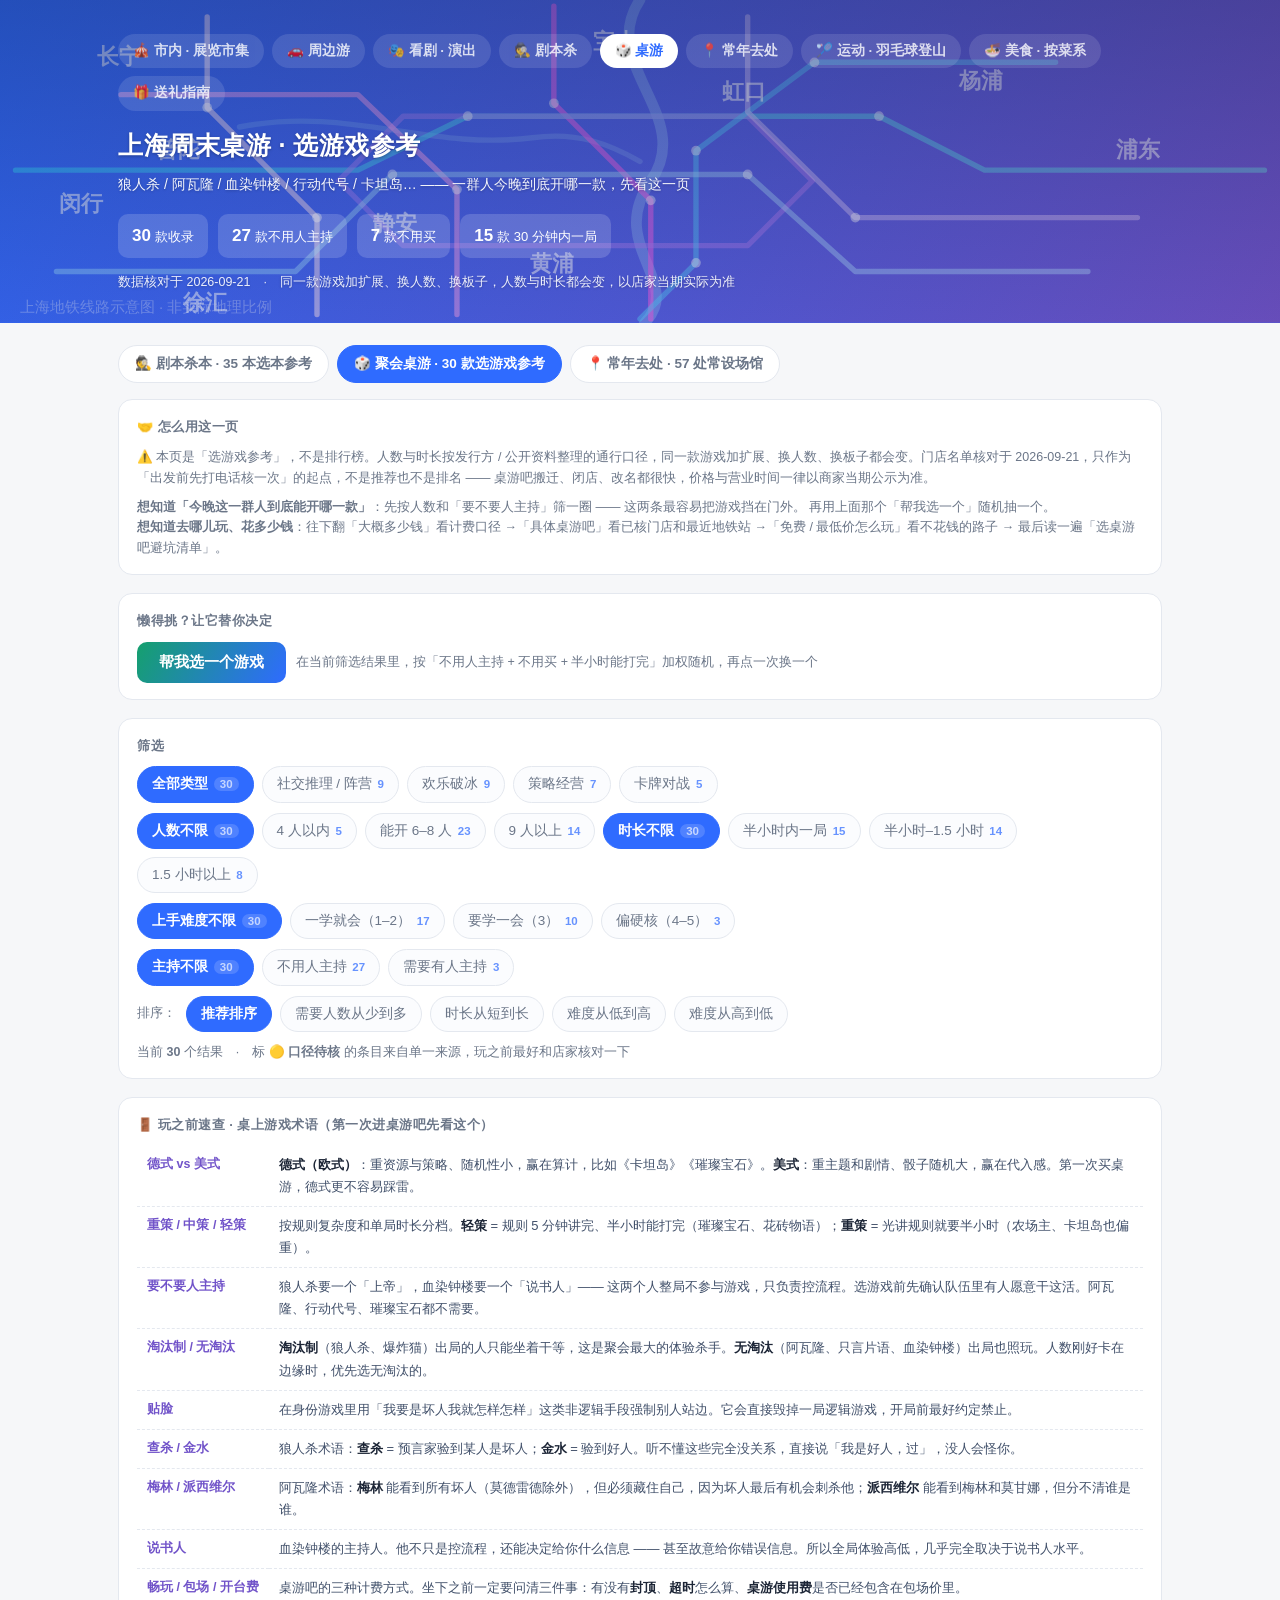
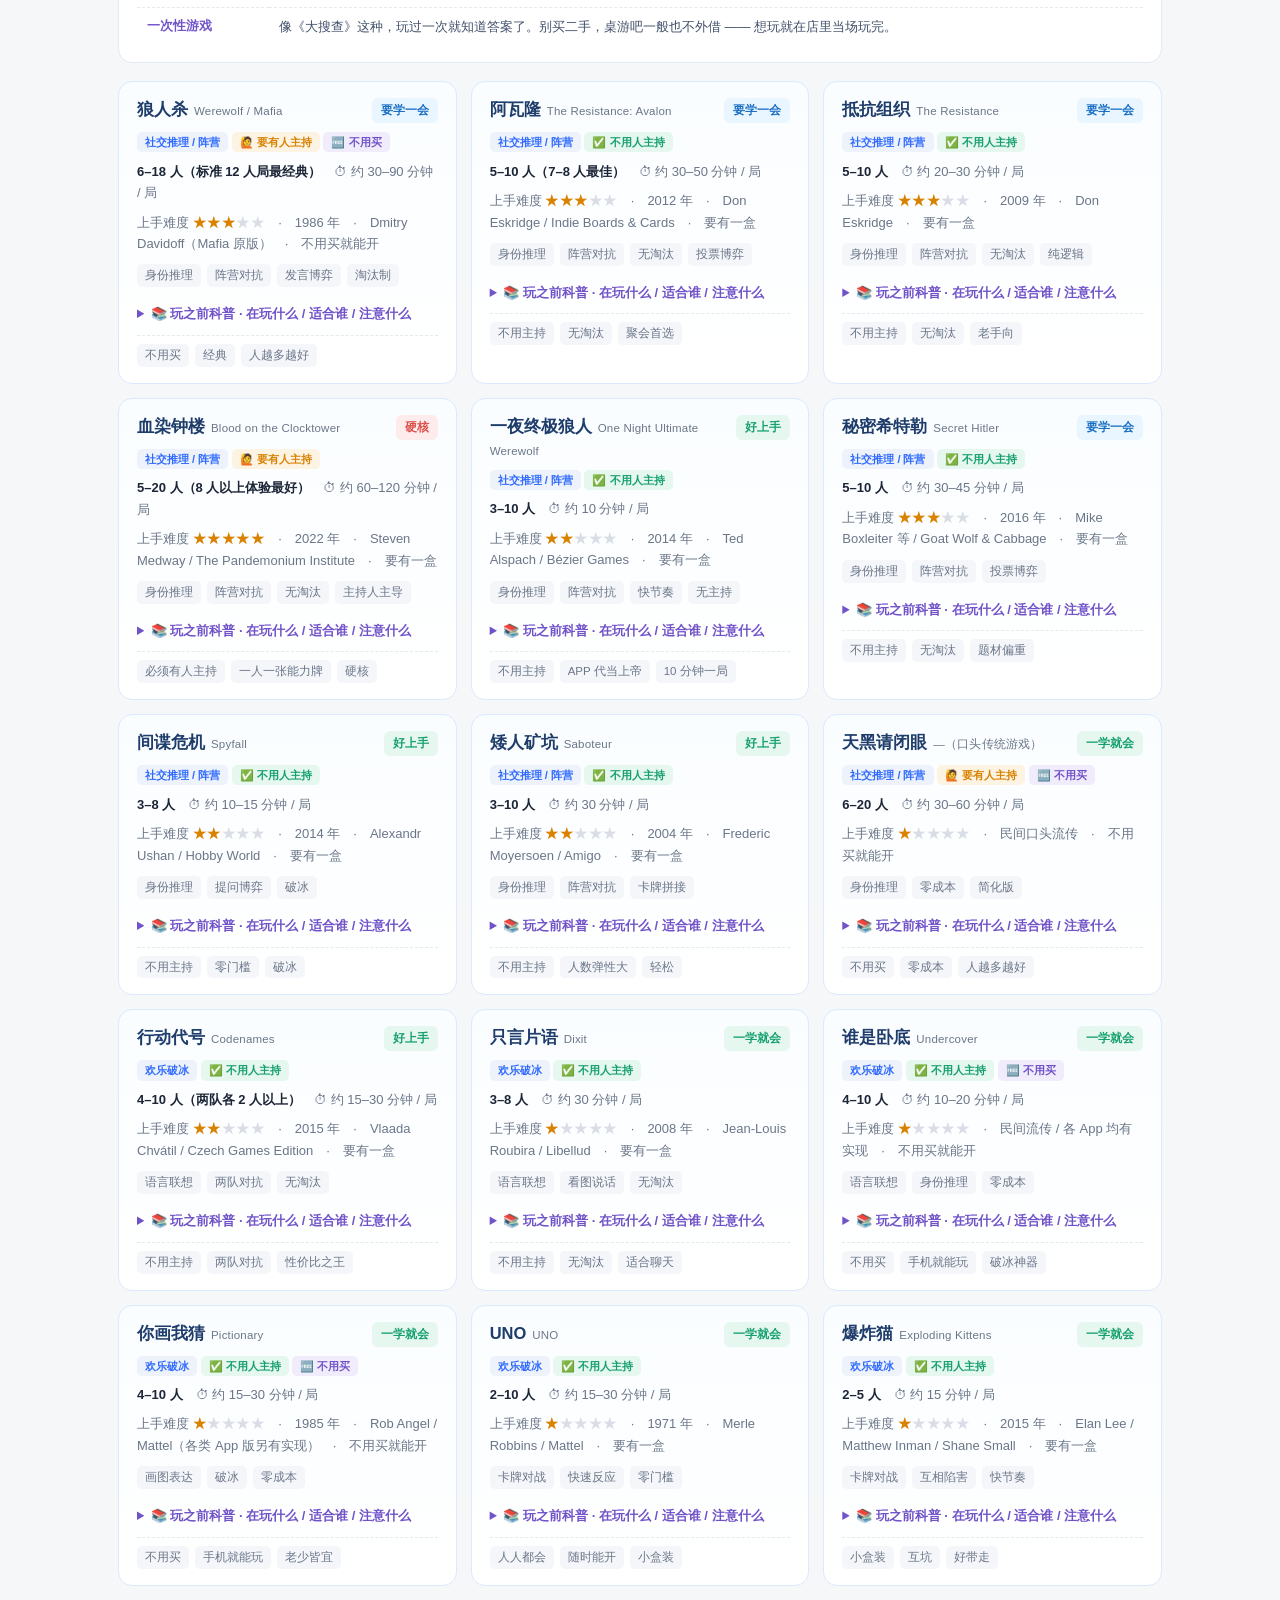
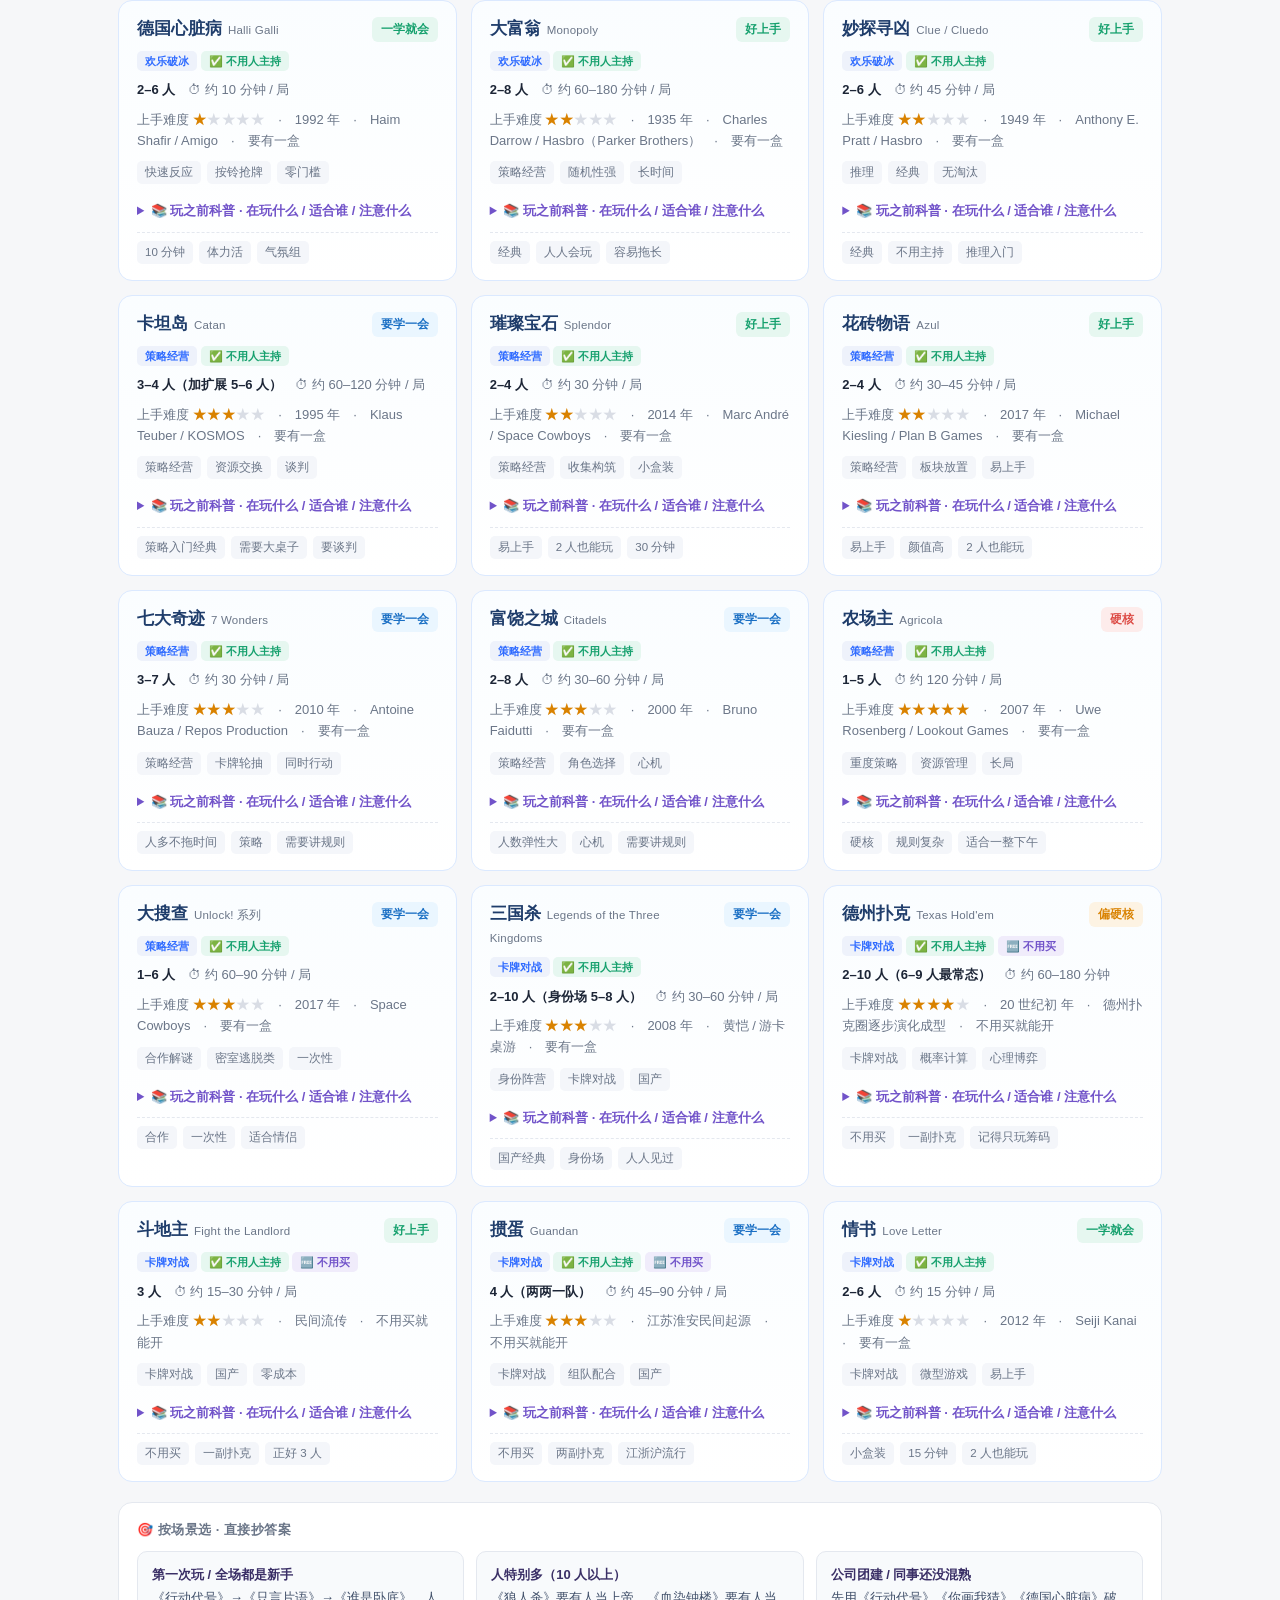
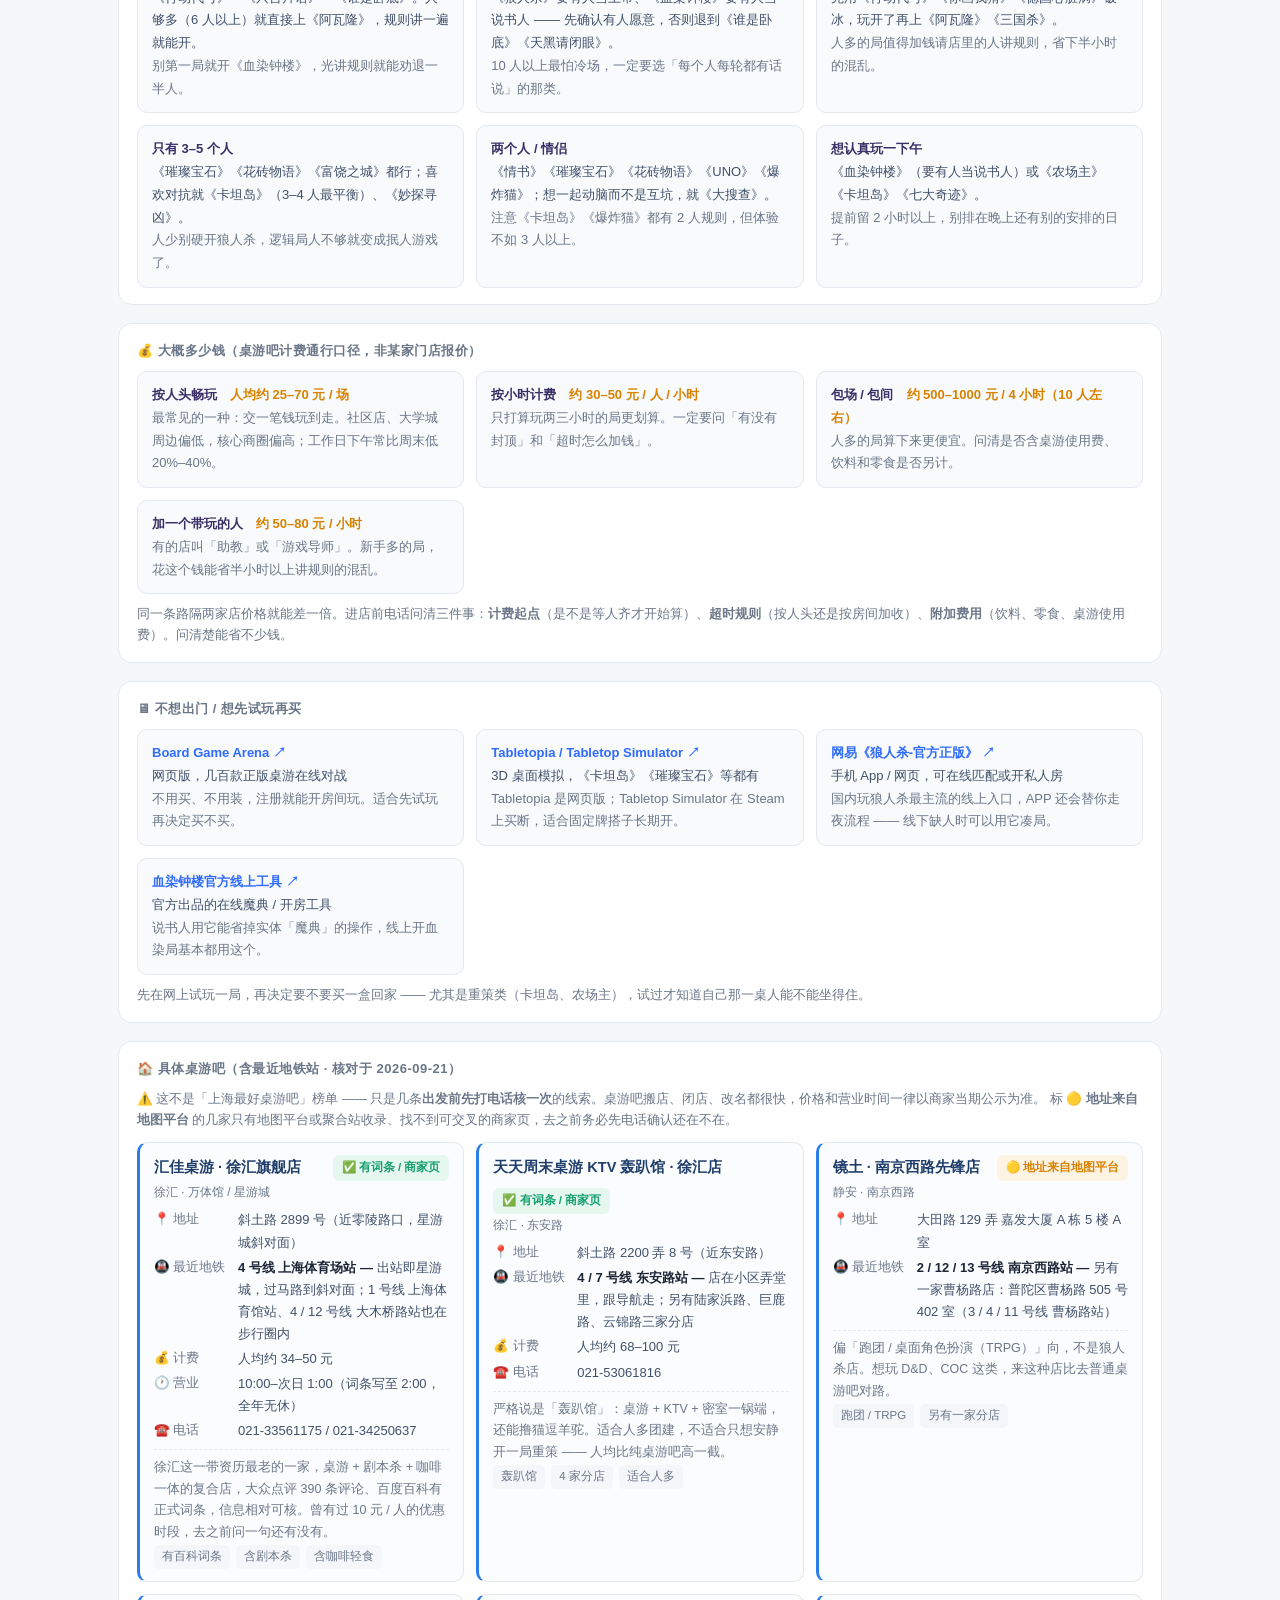
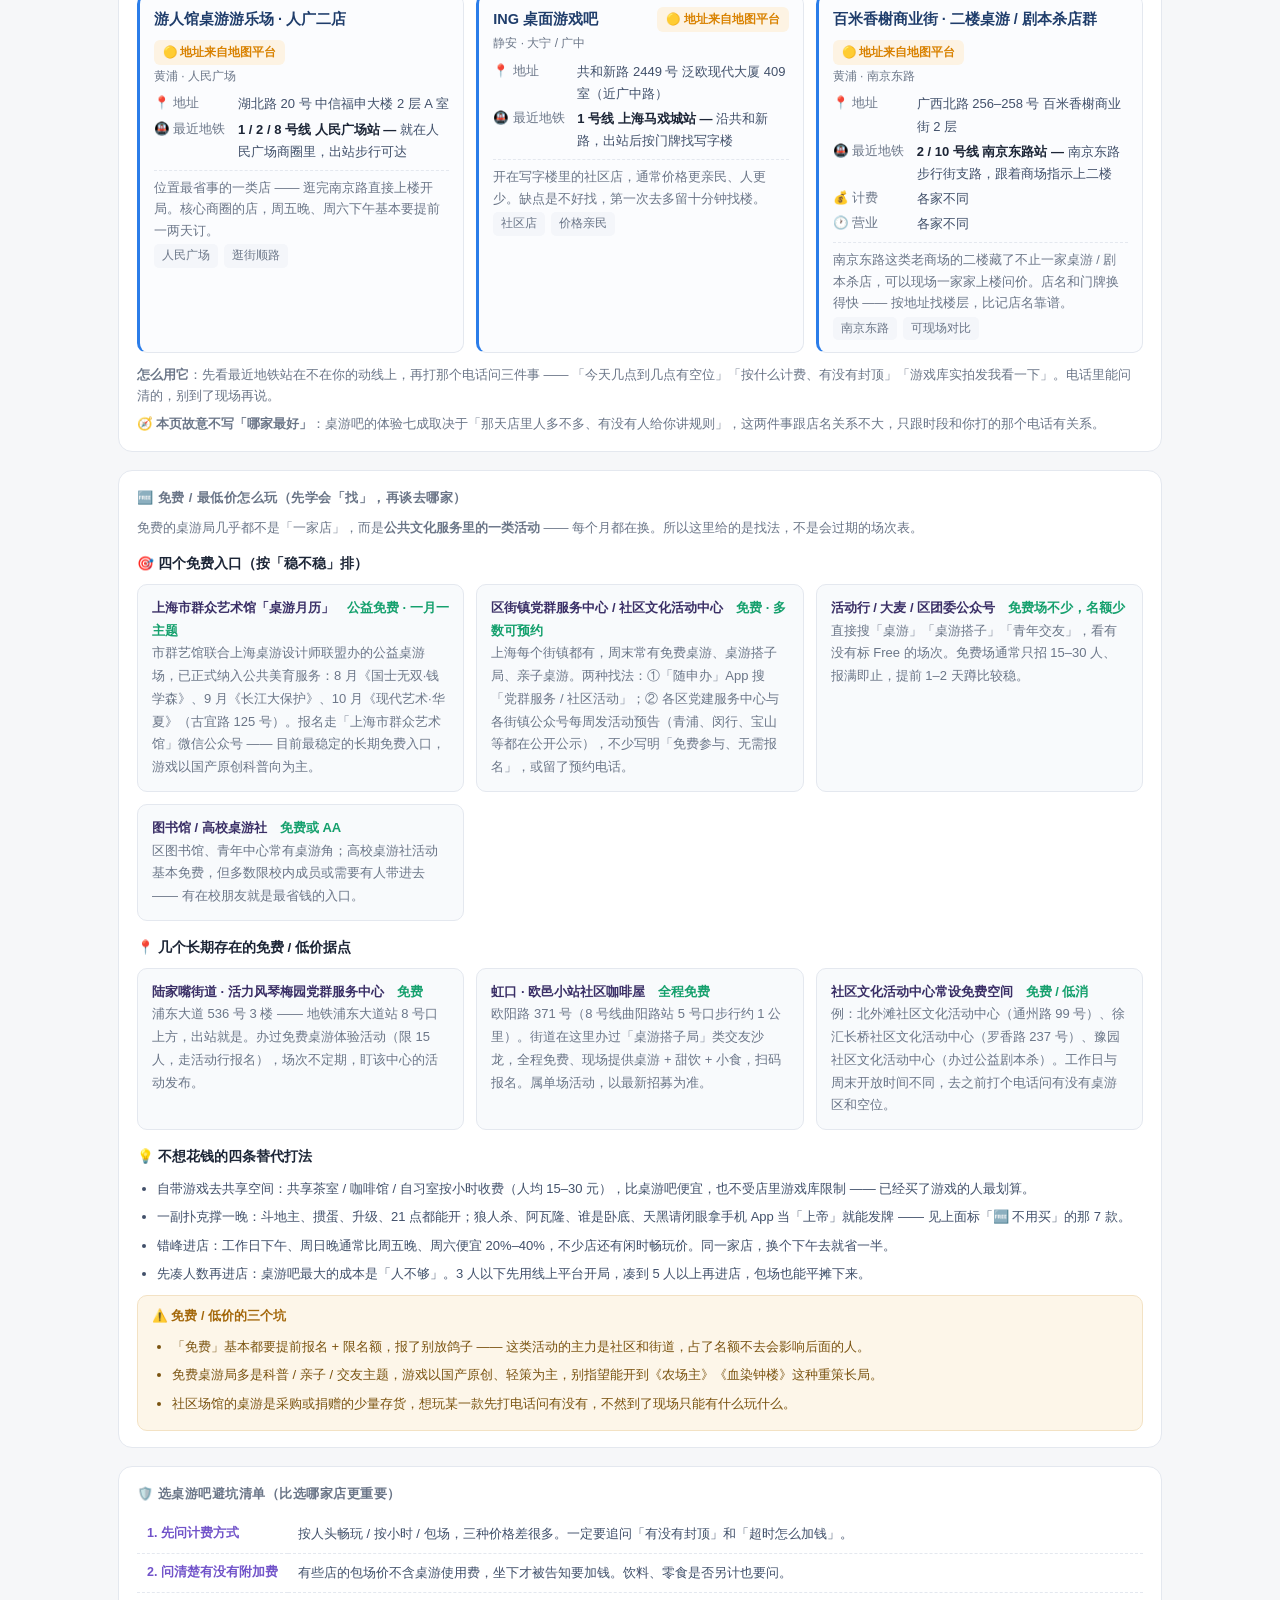
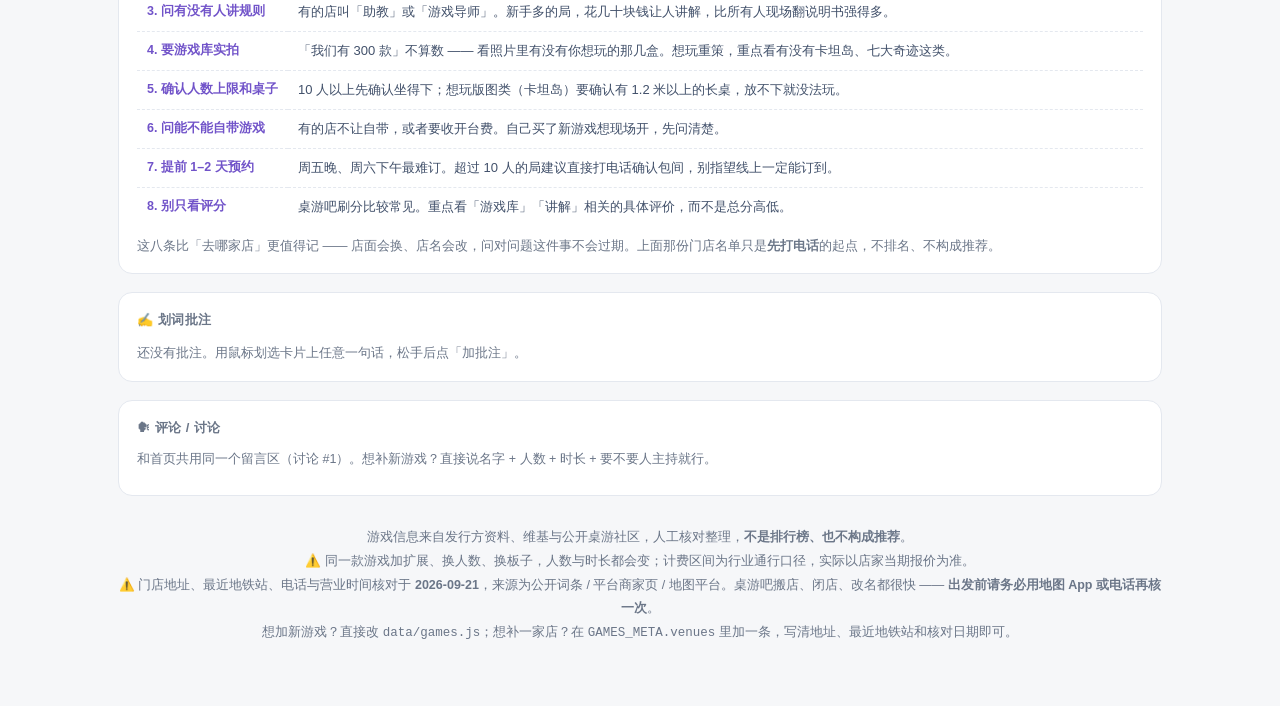
<file: boardgames.html>
<!DOCTYPE html>
<html lang="zh-CN">
<head>
<meta charset="UTF-8">
<meta name="viewport" content="width=device-width, initial-scale=1.0">
<title>上海周末桌游 · 狼人杀/阿瓦隆/血染钟楼 选游戏参考</title>
<meta name="description" content="上海周末桌游选游戏参考：狼人杀、阿瓦隆、血染钟楼、一夜终极狼人、行动代号、只言片语、璀璨宝石、卡坦岛等 30 款，标清人数、时长、要不要人主持、要不要买一盒；另附上海桌游吧具体门店（含最近地铁站）、免费 / 最低价玩法怎么找、玩之前速查与选店避坑清单。">
<meta property="og:title" content="上海周末桌游 · 选游戏参考">
<meta property="og:description" content="30 款聚会桌游：人数 / 时长 / 上手难度 / 要不要人主持 / 要不要买一盒，一目了然。">
<meta property="og:type" content="website">
<link rel="stylesheet" href="assets/style.css?v=20261126a">
</head>
<body>

<header>
  <div class="wrap">
    <nav class="nav">
      <a href="index.html?jump=city">🎪 市内 · 展览市集</a>
      <a href="index.html?jump=trip">🚗 周边游</a>
      <a href="shows.html">🎭 看剧 · 演出</a>
      <a href="scripts.html">🕵️ 剧本杀</a>
      <a class="on" href="boardgames.html">🎲 桌游</a>
      <a href="venues.html">📍 常年去处</a>
      <a href="sports.html">🏸 运动 · 羽毛球登山</a>
      <a href="food.html">🍜 美食 · 按菜系</a>
      <a href="gifts.html">🎁 送礼指南</a>
    </nav>
    <h1>上海周末桌游 · 选游戏参考</h1>
    <div class="sub">狼人杀 / 阿瓦隆 / 血染钟楼 / 行动代号 / 卡坦岛… —— 一群人今晚到底开哪一款，先看这一页</div>
    <div class="stats">
      <div class="stat"><b id="s-total">-</b>款收录</div>
      <div class="stat"><b id="s-noGm">-</b>款不用人主持</div>
      <div class="stat"><b id="s-free">-</b>款不用买</div>
      <div class="stat"><b id="s-quick">-</b>款 30 分钟内一局</div>
    </div>
    <div class="meta">数据核对于 <span id="verifiedAt"></span>　·　同一款游戏加扩展、换人数、换板子，人数与时长都会变，以店家当期实际为准</div>
  </div>
</header>

<div class="wrap">

  <div class="subtabs">
    <a href="scripts.html">🕵️ 剧本杀本 · 35 本选本参考</a>
    <span class="on">🎲 聚会桌游 · 30 款选游戏参考</span>
      <a href="venues.html">📍 常年去处 · 57 处常设场馆</a>
</div>

  <div class="panel">
    <div class="panel-title">🤝 怎么用这一页</div>
    <div id="metaNote" class="hint"></div>
    <div class="hint" style="margin-top:8px">
      <b>想知道「今晚这一群人到底能开哪一款」</b>：先按人数和「要不要人主持」筛一圈 —— 这两条最容易把游戏挡在门外。
      再用上面那个「帮我选一个」随机抽一个。<br>
      <b>想知道去哪儿玩、花多少钱</b>：往下翻「大概多少钱」看计费口径 →「具体桌游吧」看已核门店和最近地铁站 →「免费 / 最低价怎么玩」看不花钱的路子 → 最后读一遍「选桌游吧避坑清单」。
    </div>
  </div>

  <div class="panel">
    <div class="panel-title">懒得挑？让它替你决定</div>
    <div class="decide-row">
      <button class="btn" id="btnDecide">帮我选一个游戏</button>
      <span class="hint">在当前筛选结果里，按「不用人主持 + 不用买 + 半小时能打完」加权随机，再点一次换一个</span>
    </div>
    <div id="pickResult"></div>
  </div>

  <div class="panel">
    <div class="panel-title">筛选</div>
    <div class="filters">
      <span class="chip on" data-group="cat" data-val="all">全部类型 <b class="cnt" data-cnt="cat:all">0</b></span>
      <span class="chip" data-group="cat" data-val="social">社交推理 / 阵营 <b class="cnt" data-cnt="cat:social">0</b></span>
      <span class="chip" data-group="cat" data-val="party">欢乐破冰 <b class="cnt" data-cnt="cat:party">0</b></span>
      <span class="chip" data-group="cat" data-val="strategy">策略经营 <b class="cnt" data-cnt="cat:strategy">0</b></span>
      <span class="chip" data-group="cat" data-val="card">卡牌对战 <b class="cnt" data-cnt="cat:card">0</b></span>
    </div>
    <div class="filters" style="margin-top:10px">
      <span class="chip on" data-group="people" data-val="all">人数不限 <b class="cnt" data-cnt="people:all">0</b></span>
      <span class="chip" data-group="people" data-val="s">4 人以内 <b class="cnt" data-cnt="people:s">0</b></span>
      <span class="chip" data-group="people" data-val="m">能开 6–8 人 <b class="cnt" data-cnt="people:m">0</b></span>
      <span class="chip" data-group="people" data-val="l">9 人以上 <b class="cnt" data-cnt="people:l">0</b></span>
      <span class="chip on" data-group="time" data-val="all">时长不限 <b class="cnt" data-cnt="time:all">0</b></span>
      <span class="chip" data-group="time" data-val="short">半小时内一局 <b class="cnt" data-cnt="time:short">0</b></span>
      <span class="chip" data-group="time" data-val="mid">半小时–1.5 小时 <b class="cnt" data-cnt="time:mid">0</b></span>
      <span class="chip" data-group="time" data-val="long">1.5 小时以上 <b class="cnt" data-cnt="time:long">0</b></span>
    </div>
    <div class="filters" style="margin-top:10px">
      <span class="chip on" data-group="diff" data-val="all">上手难度不限 <b class="cnt" data-cnt="diff:all">0</b></span>
      <span class="chip" data-group="diff" data-val="e">一学就会（1–2） <b class="cnt" data-cnt="diff:e">0</b></span>
      <span class="chip" data-group="diff" data-val="m">要学一会（3） <b class="cnt" data-cnt="diff:m">0</b></span>
      <span class="chip" data-group="diff" data-val="h">偏硬核（4–5） <b class="cnt" data-cnt="diff:h">0</b></span>
    </div>
    <div class="filters" style="margin-top:10px">
      <span class="chip on" data-group="gm" data-val="all">主持不限 <b class="cnt" data-cnt="gm:all">0</b></span>
      <span class="chip" data-group="gm" data-val="none">不用人主持 <b class="cnt" data-cnt="gm:none">0</b></span>
      <span class="chip" data-group="gm" data-val="needed">需要有人主持 <b class="cnt" data-cnt="gm:needed">0</b></span>
    </div>
    <div class="filters" style="margin-top:10px">
      <span class="hint" style="align-self:center;margin-right:2px">排序：</span>
      <span class="chip on" data-sort="rec">推荐排序</span>
      <span class="chip" data-sort="people-asc">需要人数从少到多</span>
      <span class="chip" data-sort="time-asc">时长从短到长</span>
      <span class="chip" data-sort="diff-asc">难度从低到高</span>
      <span class="chip" data-sort="diff-desc">难度从高到低</span>
    </div>
    <div class="hint" style="margin-top:10px">当前 <b id="count">-</b> 个结果　·　标 <b>🟡 口径待核</b> 的条目来自单一来源，玩之前最好和店家核对一下</div>
  </div>

  <div class="panel">
    <div class="panel-title">🚪 玩之前速查 · 桌上游戏术语（第一次进桌游吧先看这个）</div>
    <table class="mini-tbl">
      <tr><th>德式 vs 美式</th><td><b>德式（欧式）</b>：重资源与策略、随机性小，赢在算计，比如《卡坦岛》《璀璨宝石》。<b>美式</b>：重主题和剧情、骰子随机大，赢在代入感。第一次买桌游，德式更不容易踩雷。</td></tr>
      <tr><th>重策 / 中策 / 轻策</th><td>按规则复杂度和单局时长分档。<b>轻策</b> = 规则 5 分钟讲完、半小时能打完（璀璨宝石、花砖物语）；<b>重策</b> = 光讲规则就要半小时（农场主、卡坦岛也偏重）。</td></tr>
      <tr><th>要不要人主持</th><td>狼人杀要一个「上帝」，血染钟楼要一个「说书人」—— 这两个人整局不参与游戏，只负责控流程。选游戏前先确认队伍里有人愿意干这活。阿瓦隆、行动代号、璀璨宝石都不需要。</td></tr>
      <tr><th>淘汰制 / 无淘汰</th><td><b>淘汰制</b>（狼人杀、爆炸猫）出局的人只能坐着干等，这是聚会最大的体验杀手。<b>无淘汰</b>（阿瓦隆、只言片语、血染钟楼）出局也照玩。人数刚好卡在边缘时，优先选无淘汰的。</td></tr>
      <tr><th>贴脸</th><td>在身份游戏里用「我要是坏人我就怎样怎样」这类非逻辑手段强制别人站边。它会直接毁掉一局逻辑游戏，开局前最好约定禁止。</td></tr>
      <tr><th>查杀 / 金水</th><td>狼人杀术语：<b>查杀</b> = 预言家验到某人是坏人；<b>金水</b> = 验到好人。听不懂这些完全没关系，直接说「我是好人，过」，没人会怪你。</td></tr>
      <tr><th>梅林 / 派西维尔</th><td>阿瓦隆术语：<b>梅林</b> 能看到所有坏人（莫德雷德除外），但必须藏住自己，因为坏人最后有机会刺杀他；<b>派西维尔</b> 能看到梅林和莫甘娜，但分不清谁是谁。</td></tr>
      <tr><th>说书人</th><td>血染钟楼的主持人。他不只是控流程，还能决定给你什么信息 —— 甚至故意给你错误信息。所以全局体验高低，几乎完全取决于说书人水平。</td></tr>
      <tr><th>畅玩 / 包场 / 开台费</th><td>桌游吧的三种计费方式。坐下之前一定要问清三件事：有没有<b>封顶</b>、<b>超时</b>怎么算、<b>桌游使用费</b>是否已经包含在包场价里。</td></tr>
      <tr><th>一次性游戏</th><td>像《大搜查》这种，玩过一次就知道答案了。别买二手，桌游吧一般也不外借 —— 想玩就在店里当场玩完。</td></tr>
    </table>
  </div>

  <div class="grid" id="grid"></div>

  <div class="panel" style="margin-top:20px">
    <div class="panel-title">🎯 按场景选 · 直接抄答案</div>
    <div class="scene-grid">
      <div class="scene-card">
        <b>第一次玩 / 全场都是新手</b><br>
        《行动代号》→《只言片语》→《谁是卧底》。人够多（6 人以上）就直接上《阿瓦隆》，规则讲一遍就能开。<br>
        <span style="color:var(--sub)">别第一局就开《血染钟楼》，光讲规则就能劝退一半人。</span>
      </div>
      <div class="scene-card">
        <b>人特别多（10 人以上）</b><br>
        《狼人杀》要有人当上帝、《血染钟楼》要有人当说书人 —— 先确认有人愿意，否则退到《谁是卧底》《天黑请闭眼》。<br>
        <span style="color:var(--sub)">10 人以上最怕冷场，一定要选「每个人每轮都有话说」的那类。</span>
      </div>
      <div class="scene-card">
        <b>公司团建 / 同事还没混熟</b><br>
        先用《行动代号》《你画我猜》《德国心脏病》破冰，玩开了再上《阿瓦隆》《三国杀》。<br>
        <span style="color:var(--sub)">人多的局值得加钱请店里的人讲规则，省下半小时的混乱。</span>
      </div>
      <div class="scene-card">
        <b>只有 3–5 个人</b><br>
        《璀璨宝石》《花砖物语》《富饶之城》都行；喜欢对抗就《卡坦岛》（3–4 人最平衡）、《妙探寻凶》。<br>
        <span style="color:var(--sub)">人少别硬开狼人杀，逻辑局人不够就变成抿人游戏了。</span>
      </div>
      <div class="scene-card">
        <b>两个人 / 情侣</b><br>
        《情书》《璀璨宝石》《花砖物语》《UNO》《爆炸猫》；想一起动脑而不是互坑，就《大搜查》。<br>
        <span style="color:var(--sub)">注意《卡坦岛》《爆炸猫》都有 2 人规则，但体验不如 3 人以上。</span>
      </div>
      <div class="scene-card">
        <b>想认真玩一下午</b><br>
        《血染钟楼》（要有人当说书人）或《农场主》《卡坦岛》《七大奇迹》。<br>
        <span style="color:var(--sub)">提前留 2 小时以上，别排在晚上还有别的安排的日子。</span>
      </div>
    </div>
  </div>

  <div class="panel">
    <div class="panel-title">💰 大概多少钱（桌游吧计费通行口径，非某家门店报价）</div>
    <div class="scene-grid" id="feeRef"></div>
    <div class="hint" style="margin-top:10px">同一条路隔两家店价格就能差一倍。进店前电话问清三件事：<b>计费起点</b>（是不是等人齐才开始算）、<b>超时规则</b>（按人头还是按房间加收）、<b>附加费用</b>（饮料、零食、桌游使用费）。问清楚能省不少钱。</div>
  </div>

  <div class="panel">
    <div class="panel-title">🖥 不想出门 / 想先试玩再买</div>
    <div class="scene-grid" id="platforms"></div>
    <div class="hint" style="margin-top:10px">先在网上试玩一局，再决定要不要买一盒回家 —— 尤其是重策类（卡坦岛、农场主），试过才知道自己那一桌人能不能坐得住。</div>
  </div>

  <div class="panel">
    <div class="panel-title">🏠 具体桌游吧（含最近地铁站 · 核对于 2026-09-21）</div>
    <div class="hint" style="margin-bottom:12px">
      ⚠️ 这不是「上海最好桌游吧」榜单 —— 只是几条<b>出发前先打电话核一次</b>的线索。桌游吧搬店、闭店、改名都很快，价格和营业时间一律以商家当期公示为准。
      标 <b>🟡 地址来自地图平台</b> 的几家只有地图平台或聚合站收录、找不到可交叉的商家页，去之前务必先电话确认还在不在。
    </div>
    <div class="venue-grid" id="venues"></div>
    <div class="hint" style="margin-top:12px">
      <b>怎么用它</b>：先看最近地铁站在不在你的动线上，再打那个电话问三件事 —— 「今天几点到几点有空位」「按什么计费、有没有封顶」「游戏库实拍发我看一下」。电话里能问清的，别到了现场再说。
    </div>
    <div class="hint" style="margin-top:8px">
      🧭 <b>本页故意不写「哪家最好」</b>：桌游吧的体验七成取决于「那天店里人多不多、有没有人给你讲规则」，这两件事跟店名关系不大，只跟时段和你打的那个电话有关系。
    </div>
  </div>

  <div class="panel">
    <div class="panel-title">🆓 免费 / 最低价怎么玩（先学会「找」，再谈去哪家）</div>
    <div class="hint" style="margin-bottom:12px">
      免费的桌游局几乎都不是「一家店」，而是<b>公共文化服务里的一类活动</b> —— 每个月都在换。所以这里给的是找法，不是会过期的场次表。
    </div>

    <div><b style="font-size:13.5px">🎯 四个免费入口（按「稳不稳」排）</b>
      <div class="scene-grid" id="freeHow" style="margin-top:8px"></div>
    </div>

    <div style="margin-top:14px"><b style="font-size:13.5px">📍 几个长期存在的免费 / 低价据点</b>
      <div class="scene-grid" id="freeSpots" style="margin-top:8px"></div>
    </div>

    <div style="margin-top:14px"><b style="font-size:13.5px">💡 不想花钱的四条替代打法</b>
      <ul class="free-list" id="freeAlt"></ul>
    </div>

    <div class="free-care">
      <div class="fc-h">⚠️ 免费 / 低价的三个坑</div>
      <ul class="free-list" id="freeCare" style="margin-left:20px;color:#7a5310"></ul>
    </div>
  </div>

  <div class="panel">
    <div class="panel-title">🛡️ 选桌游吧避坑清单（比选哪家店更重要）</div>
    <table class="mini-tbl">
      <tr><th>1. 先问计费方式</th><td>按人头畅玩 / 按小时 / 包场，三种价格差很多。一定要追问「有没有封顶」和「超时怎么加钱」。</td></tr>
      <tr><th>2. 问清楚有没有附加费</th><td>有些店的包场价不含桌游使用费，坐下才被告知要加钱。饮料、零食是否另计也要问。</td></tr>
      <tr><th>3. 问有没有人讲规则</th><td>有的店叫「助教」或「游戏导师」。新手多的局，花几十块钱让人讲解，比所有人现场翻说明书强得多。</td></tr>
      <tr><th>4. 要游戏库实拍</th><td>「我们有 300 款」不算数 —— 看照片里有没有你想玩的那几盒。想玩重策，重点看有没有卡坦岛、七大奇迹这类。</td></tr>
      <tr><th>5. 确认人数上限和桌子</th><td>10 人以上先确认坐得下；想玩版图类（卡坦岛）要确认有 1.2 米以上的长桌，放不下就没法玩。</td></tr>
      <tr><th>6. 问能不能自带游戏</th><td>有的店不让自带，或者要收开台费。自己买了新游戏想现场开，先问清楚。</td></tr>
      <tr><th>7. 提前 1–2 天预约</th><td>周五晚、周六下午最难订。超过 10 人的局建议直接打电话确认包间，别指望线上一定能订到。</td></tr>
      <tr><th>8. 别只看评分</th><td>桌游吧刷分比较常见。重点看「游戏库」「讲解」相关的具体评价，而不是总分高低。</td></tr>
    </table>
    <div class="hint" style="margin-top:10px">这八条比「去哪家店」更值得记 —— 店面会换、店名会改，问对问题这件事不会过期。上面那份门店名单只是<b>先打电话</b>的起点，不排名、不构成推荐。</div>
  </div>

  <div class="panel">
    <div class="panel-title">✍️ 划词批注</div>
    <div id="annoBar"></div>
  </div>

  <div class="panel">
    <div class="panel-title">🗣 评论 / 讨论</div>
    <div class="hint" style="margin-bottom:10px">和首页共用同一个留言区（讨论 #1）。想补新游戏？直接说名字 + 人数 + 时长 + 要不要人主持就行。</div>
    <div id="giscusBox"></div>
  </div>

  <footer>
    游戏信息来自发行方资料、维基与公开桌游社区，人工核对整理，<b>不是排行榜、也不构成推荐</b>。<br>
    ⚠️ 同一款游戏加扩展、换人数、换板子，人数与时长都会变；计费区间为行业通行口径，实际以店家当期报价为准。<br>
    ⚠️ 门店地址、最近地铁站、电话与营业时间核对于 <b>2026-09-21</b>，来源为公开词条 / 平台商家页 / 地图平台。桌游吧搬店、闭店、改名都很快 —— <b>出发前请务必用地图 App 或电话再核一次</b>。<br>
    想加新游戏？直接改 <code>data/games.js</code>；想补一家店？在 <code>GAMES_META.venues</code> 里加一条，写清地址、最近地铁站和核对日期即可。
  </footer>

</div>

<script src="data/games.js?v=20261126a"></script>
<script>
  /**
   * 访客用 GitHub 账号留言（giscus）。
   * ⚠️ category 必须和仓库里真实存在的讨论分类「同名」——仓库讨论开在
   *    Announcements 下，写成 General 会直接报 Discussion not found。
   * ⚠️ repoId 不能留空，否则同样查不到讨论。
   * 四个页面共用同一个留言区（index / shows / scripts / boardgames），指向仓库里
   *   唯一那个讨论的完整标题（见下方 term），与访问 URL 无关。
   */
  window.GISCUS_CFG = {
    enabled: true, repo: 'NaphJohn/weekend-go', repoId: 'R_kgDOUY4zNw',
    category: 'Announcements', categoryId: '',
    // 全站共用一个讨论帖：仓库里唯一一个讨论 #1「Welcome to weekend-go Discussions!」。
    // ⚠️ 别用 mapping:'number', term:'1'（本仓库实测报 Discussion not found）。
    mapping: 'specific', term: 'Welcome to weekend-go Discussions!'
  };
  (function () {
    var cfg = window.GISCUS_CFG || {}, box = document.getElementById('giscusBox');
    if (!box || !cfg.enabled || !cfg.repo) return;
    var s = document.createElement('script');
    s.src = 'https://giscus.app/client.js';
    s.setAttribute('data-repo', cfg.repo);
    s.setAttribute('data-repo-id', cfg.repoId || '');
    s.setAttribute('data-category', cfg.category || 'Announcements');
    s.setAttribute('data-category-id', cfg.categoryId || '');
    s.setAttribute('data-mapping', cfg.mapping || 'pathname');
    s.setAttribute('data-term', cfg.term || '');
    s.setAttribute('data-strict', '0');
    s.setAttribute('data-reactions-enabled', '1');
    s.setAttribute('data-emit-metadata', '0');
    s.setAttribute('data-input-position', 'bottom');
    s.setAttribute('data-theme', 'light');
    s.setAttribute('data-lang', 'zh-CN');
    s.setAttribute('crossorigin', 'anonymous');
    s.async = true;
    box.appendChild(s);
    window.addEventListener('message', function (ev) {
      if (!ev || !ev.data || ev.origin !== 'https://giscus.app') return;
      var d = ev.data.giscus || ev.data;
      if (!d || !d.error || box.querySelector('.giscus-bad')) return;
      var msg = String(d.error);
      var tip = /not installed/i.test(msg)
        ? 'giscus GitHub App 还没装。到 https://github.com/apps/giscus 安装并对 NaphJohn/weekend-go 授权。'
        : /Discussion not found/i.test(msg)
          ? '讨论没找到：全站评论区共用一个讨论帖，<code>GISCUS_CFG</code> 的 mapping/term 必须指向仓库里真实存在的讨论（当前是 #1「Welcome to weekend-go Discussions!」、分类 <b>Announcements</b>），四个页面要一致。若该讨论确实不存在，直接发第一条留言会自动创建。'
          : msg;
      box.insertAdjacentHTML('afterbegin', '<div class="giscus-bad">⚠️ 评论区暂时加载不出来：' + tip + '</div>');
    });
  })();
</script>
<script src="assets/annotate.js?v=20261126a"></script>
<script src="assets/games.js?v=20261126a"></script>
</body>
</html>
</file>
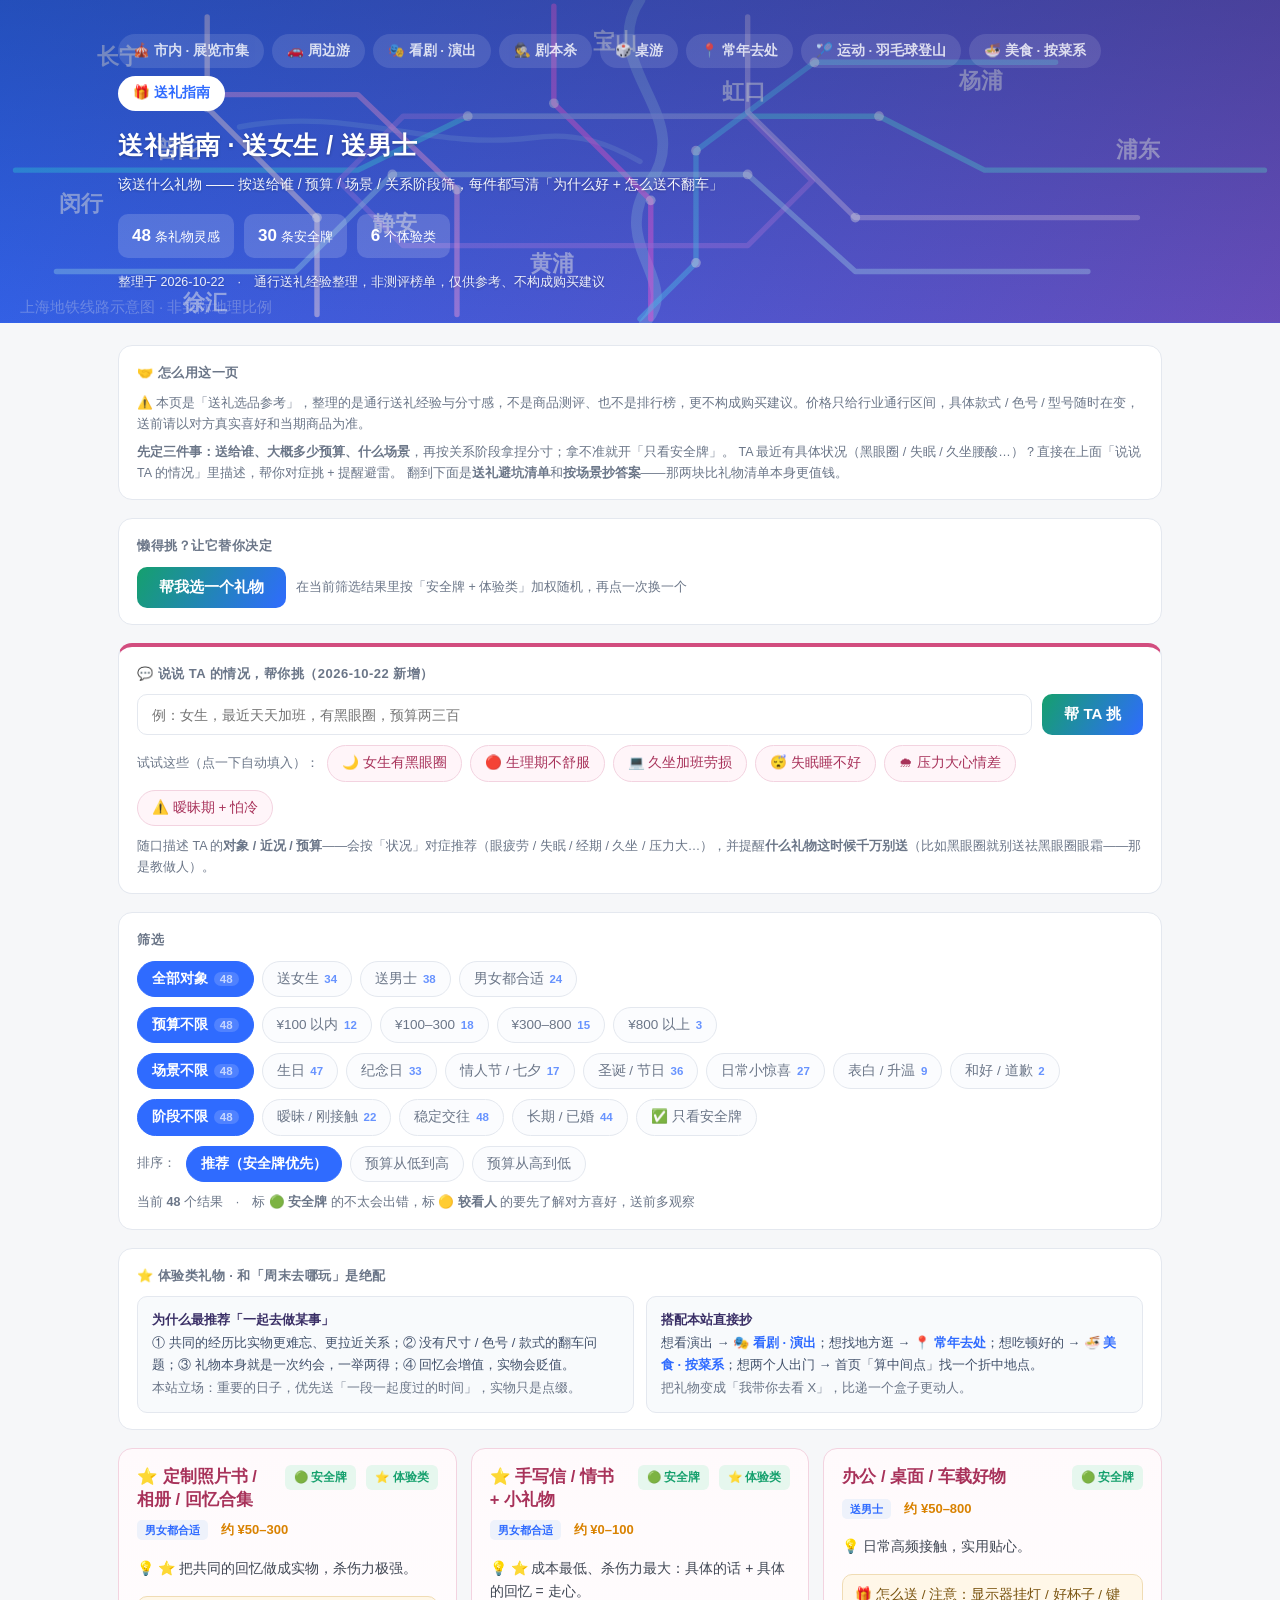
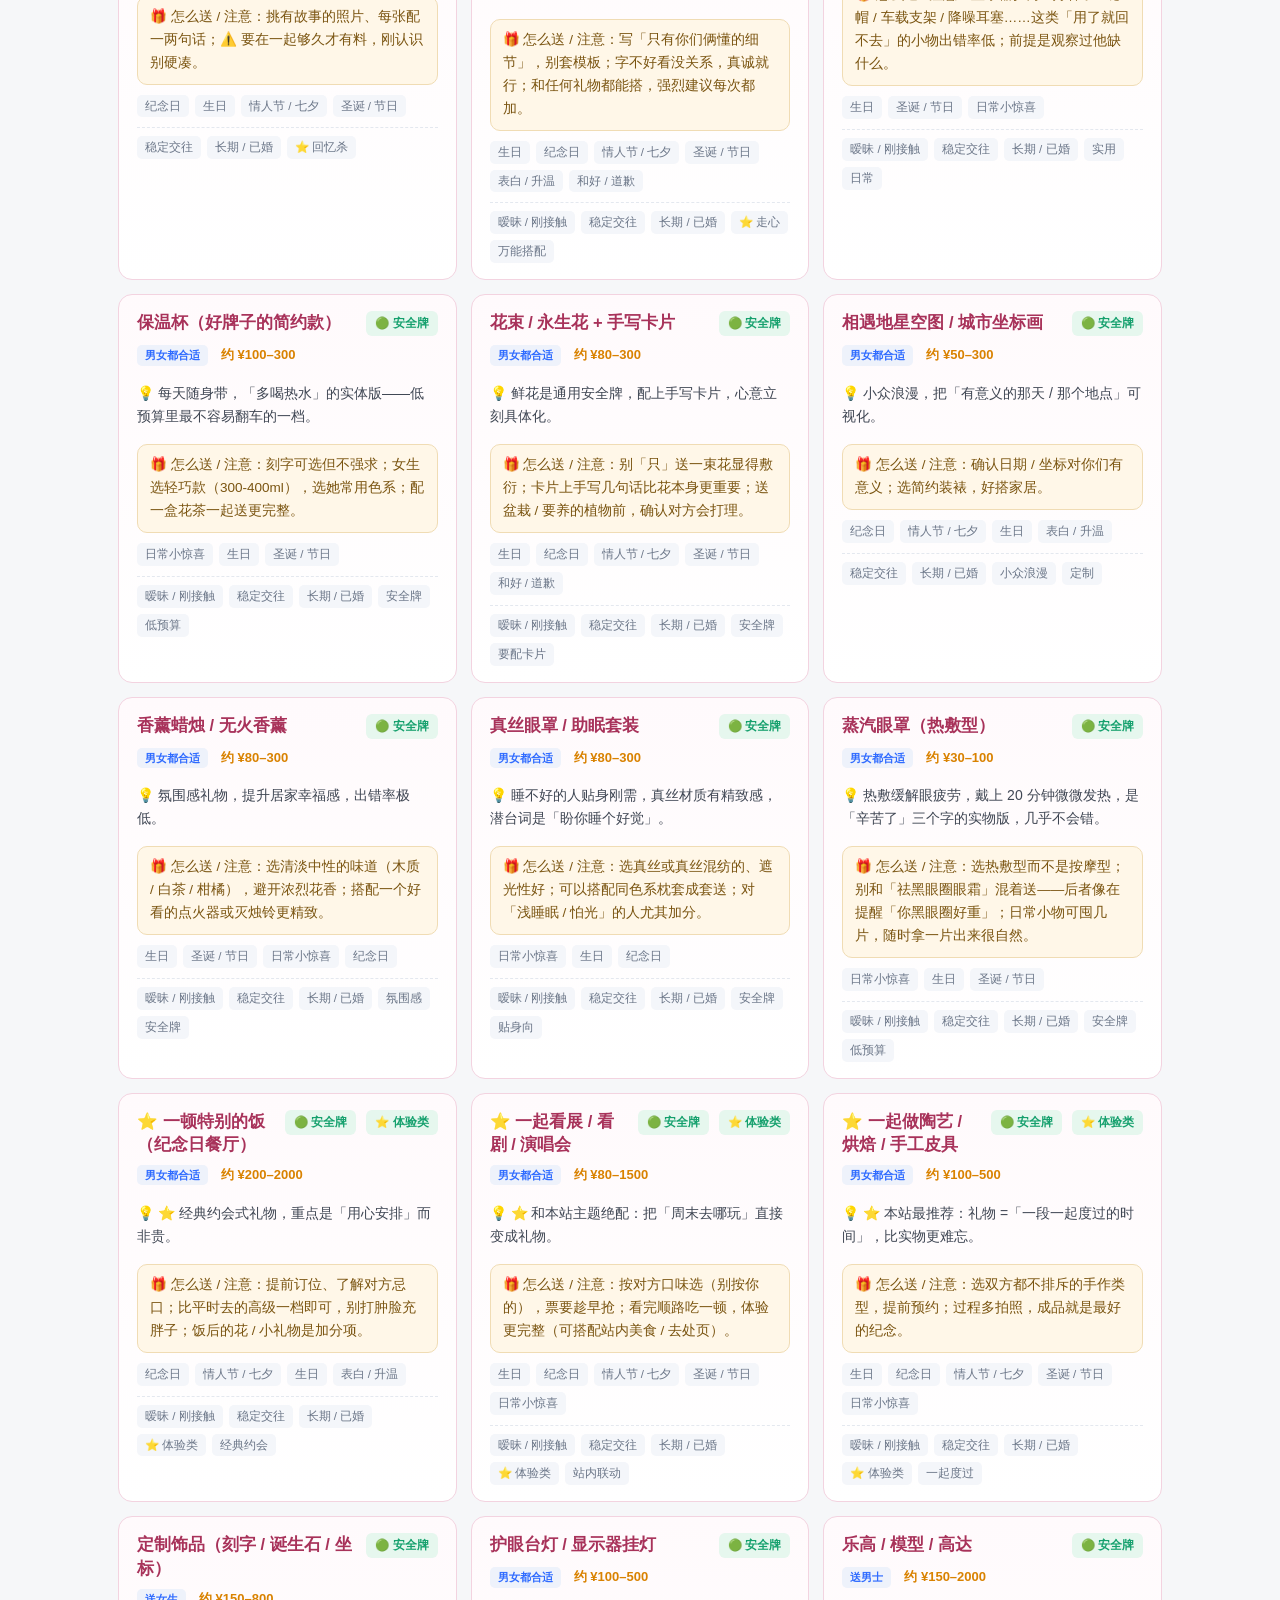
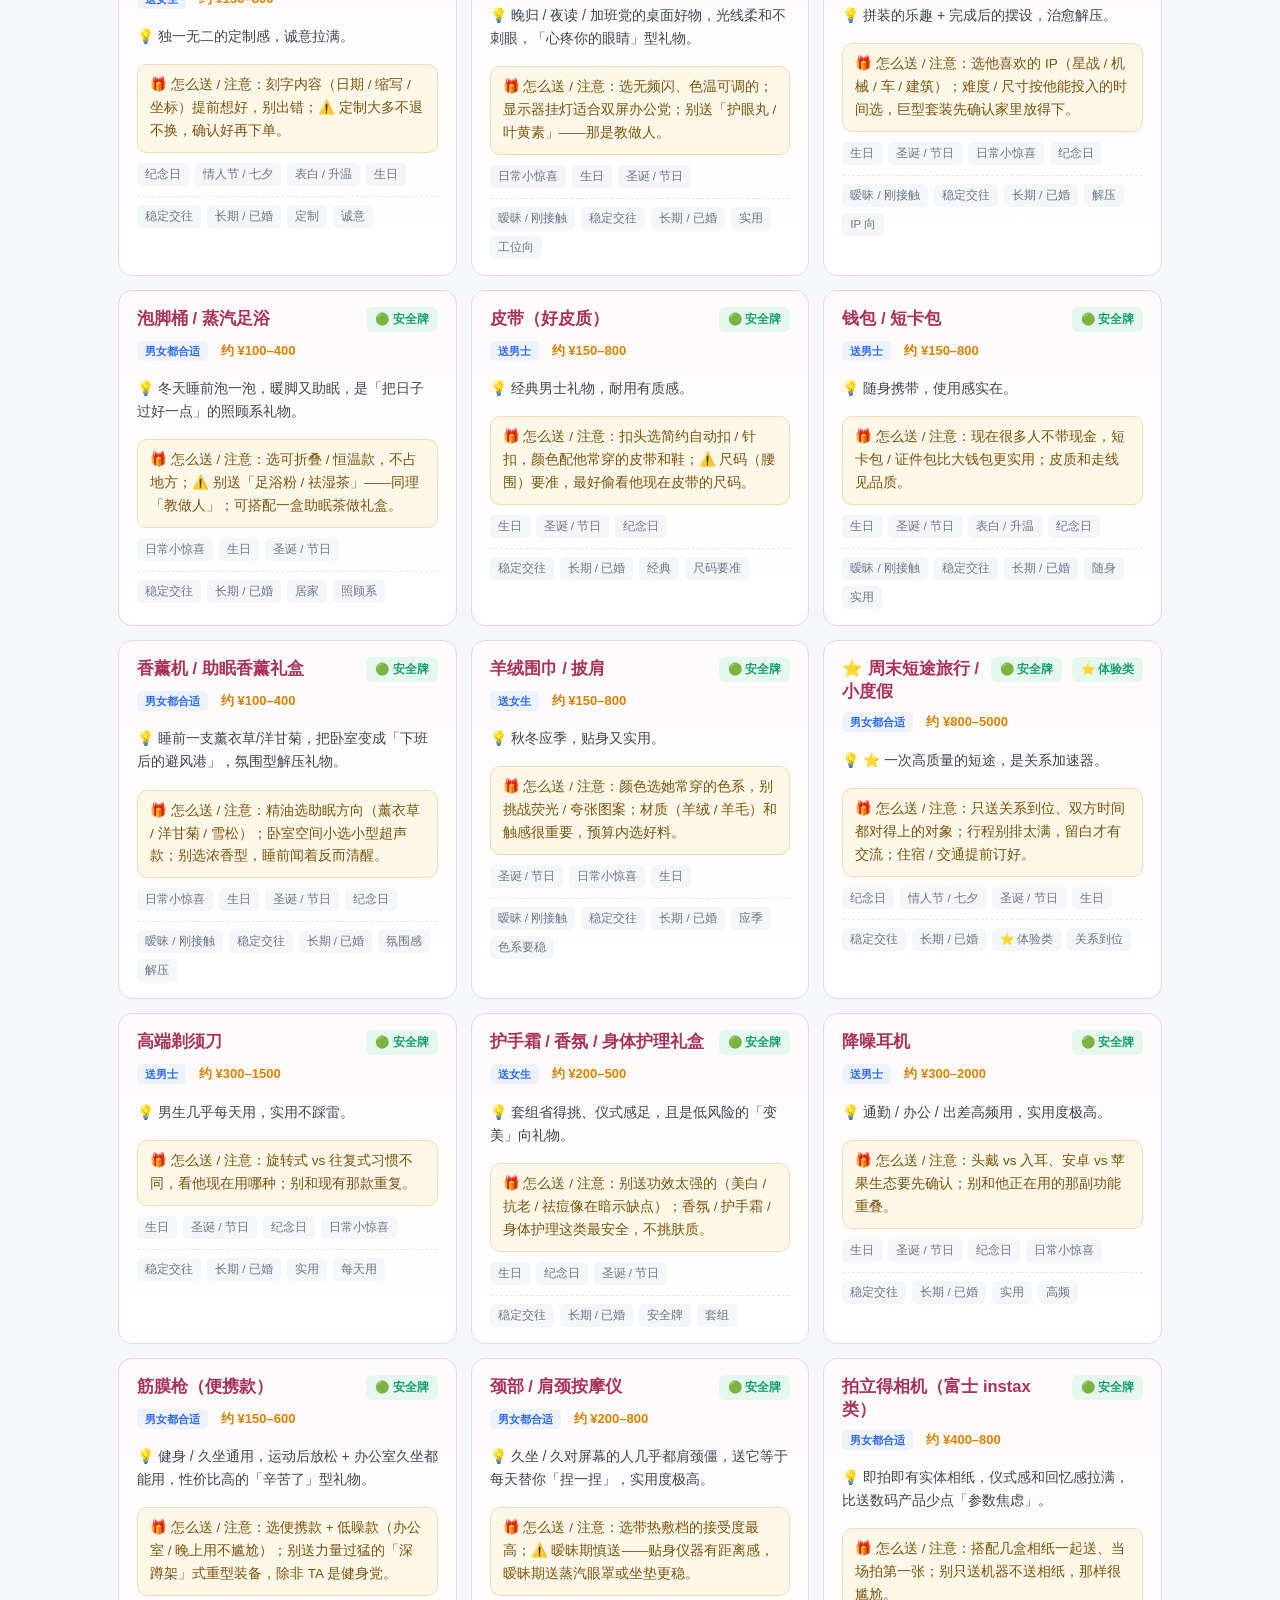
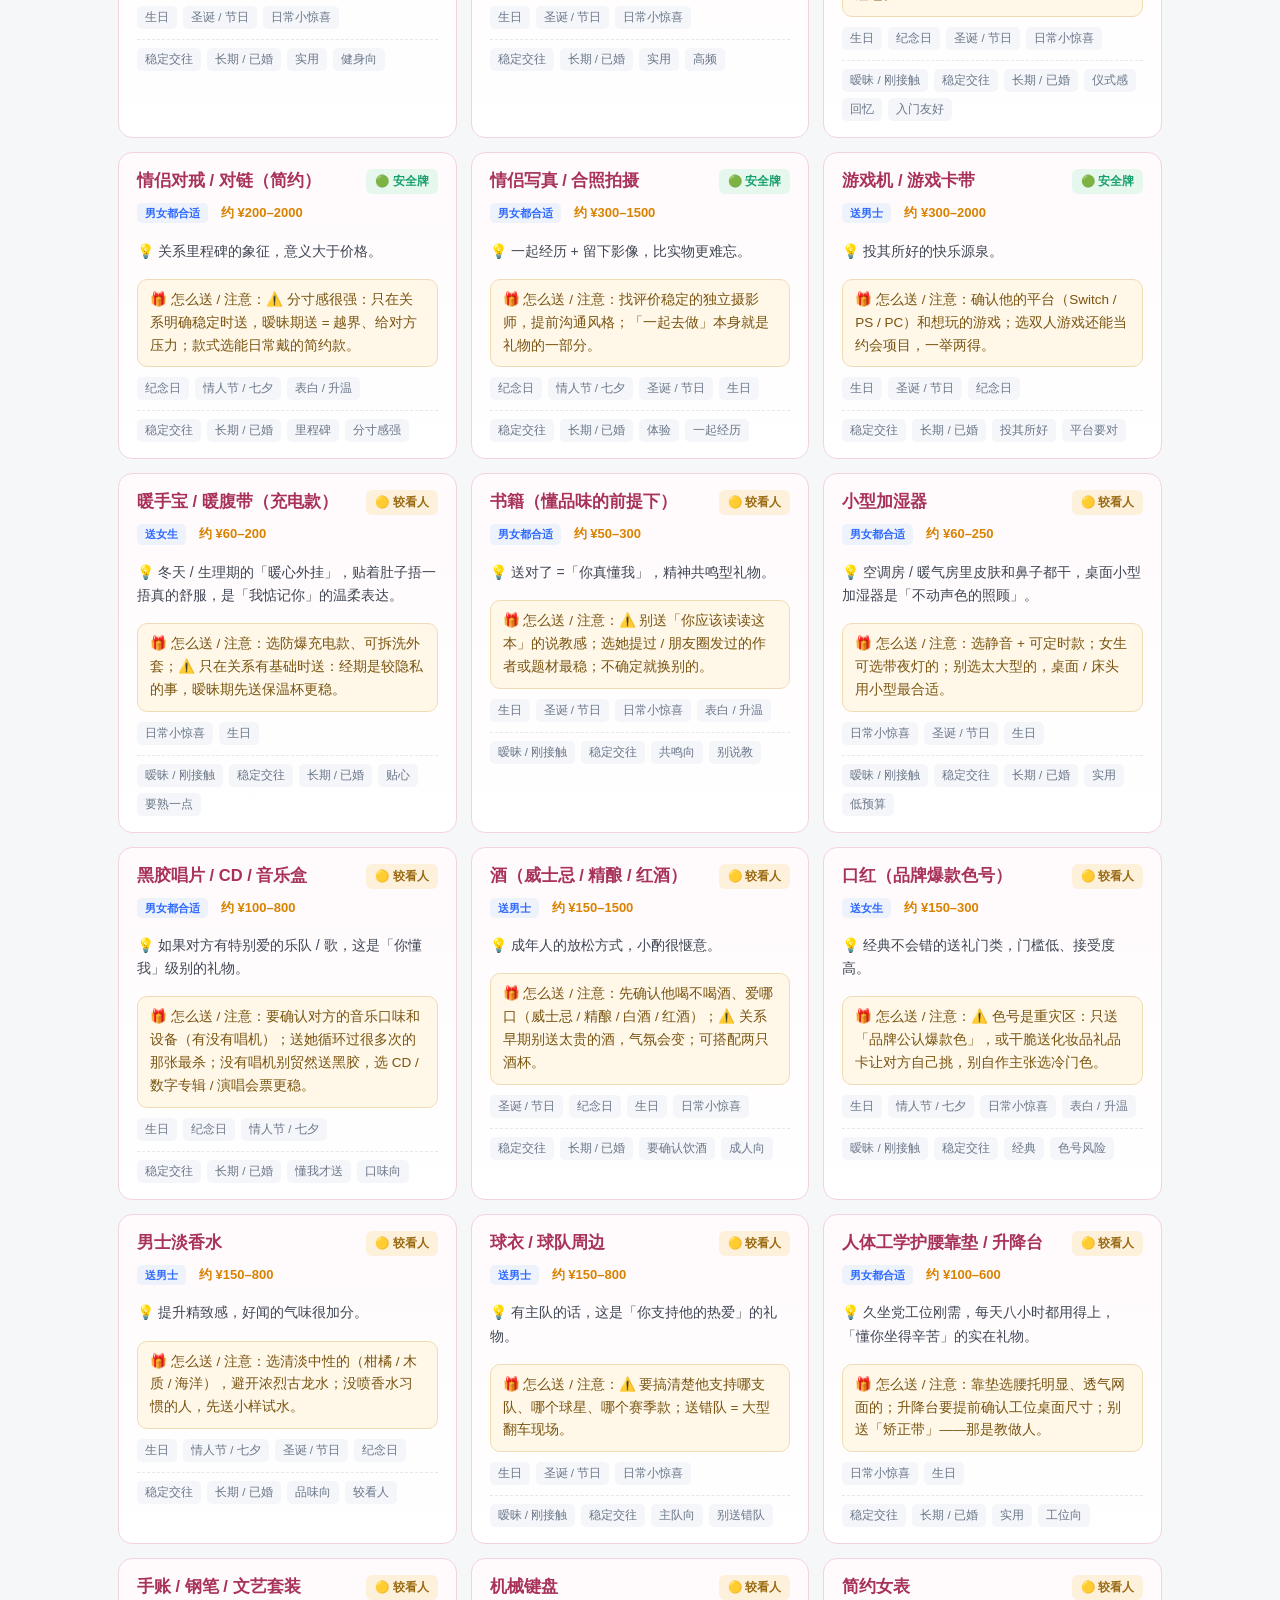
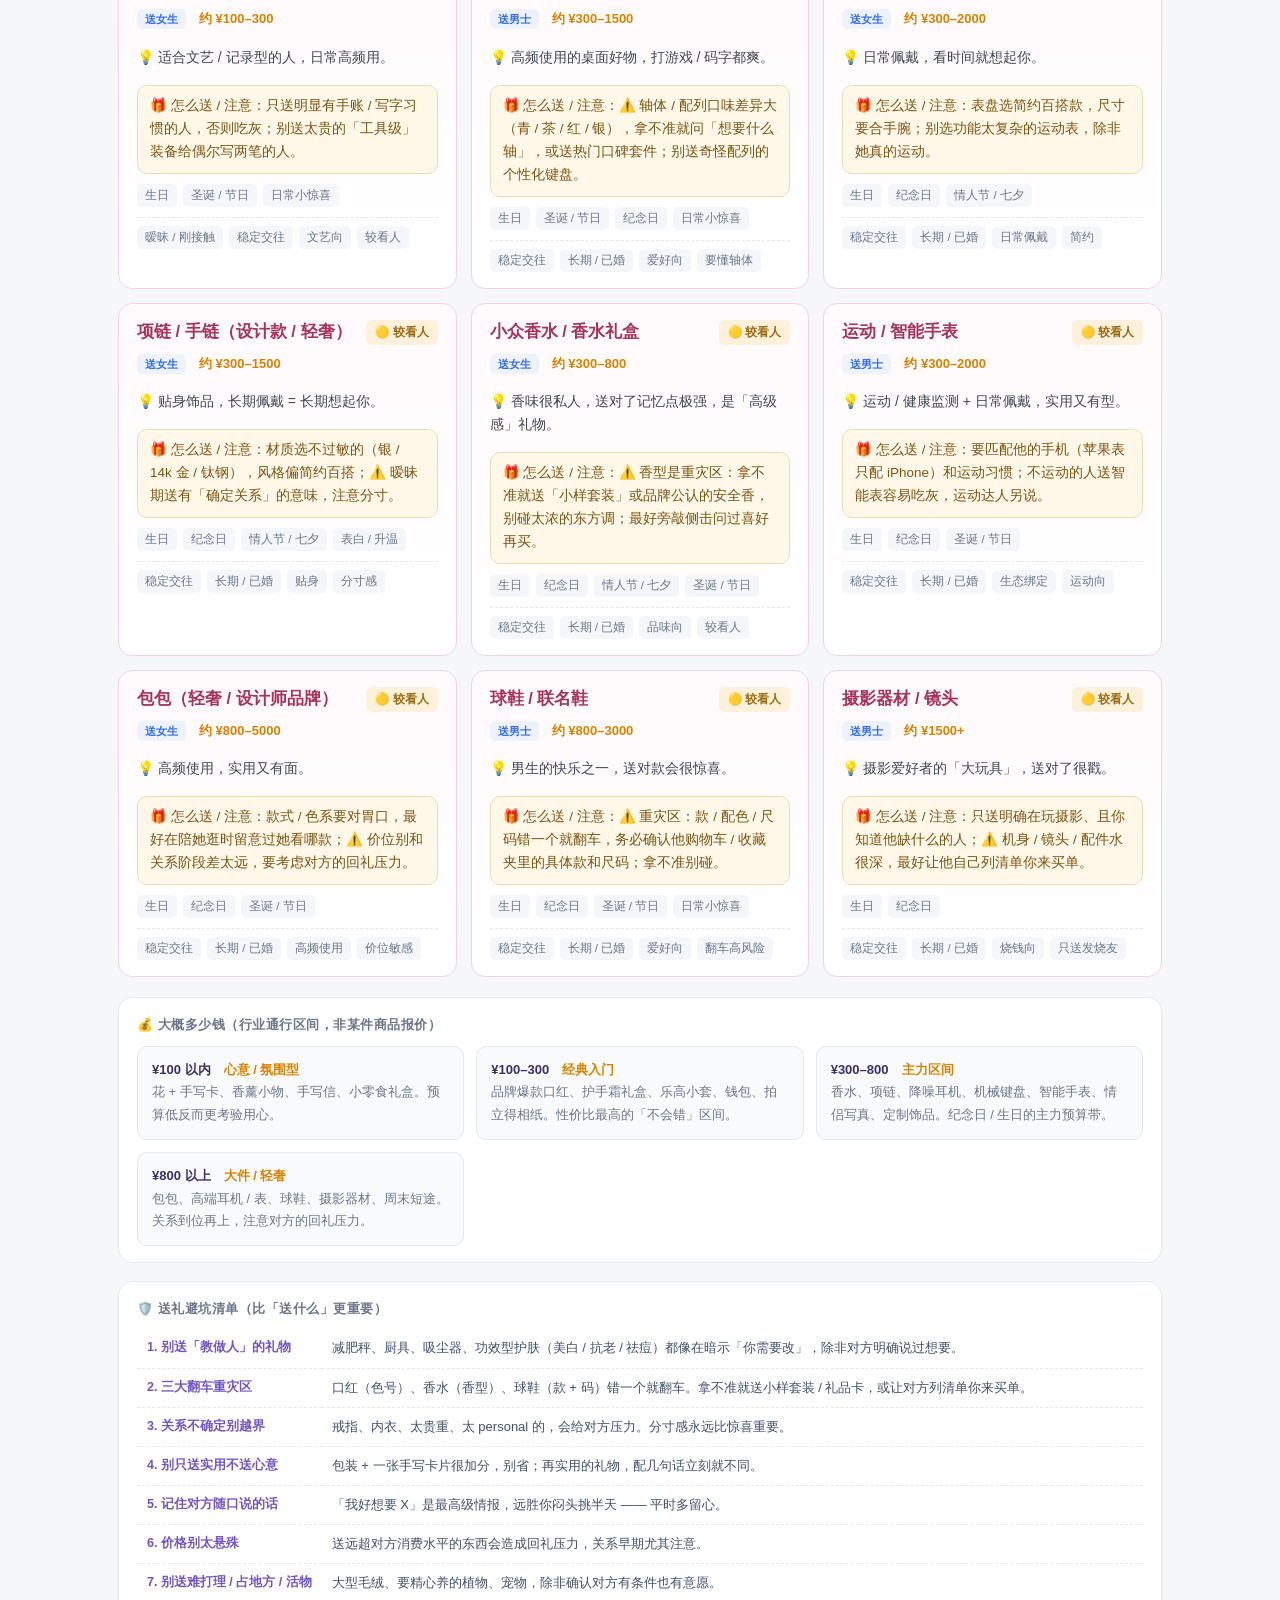
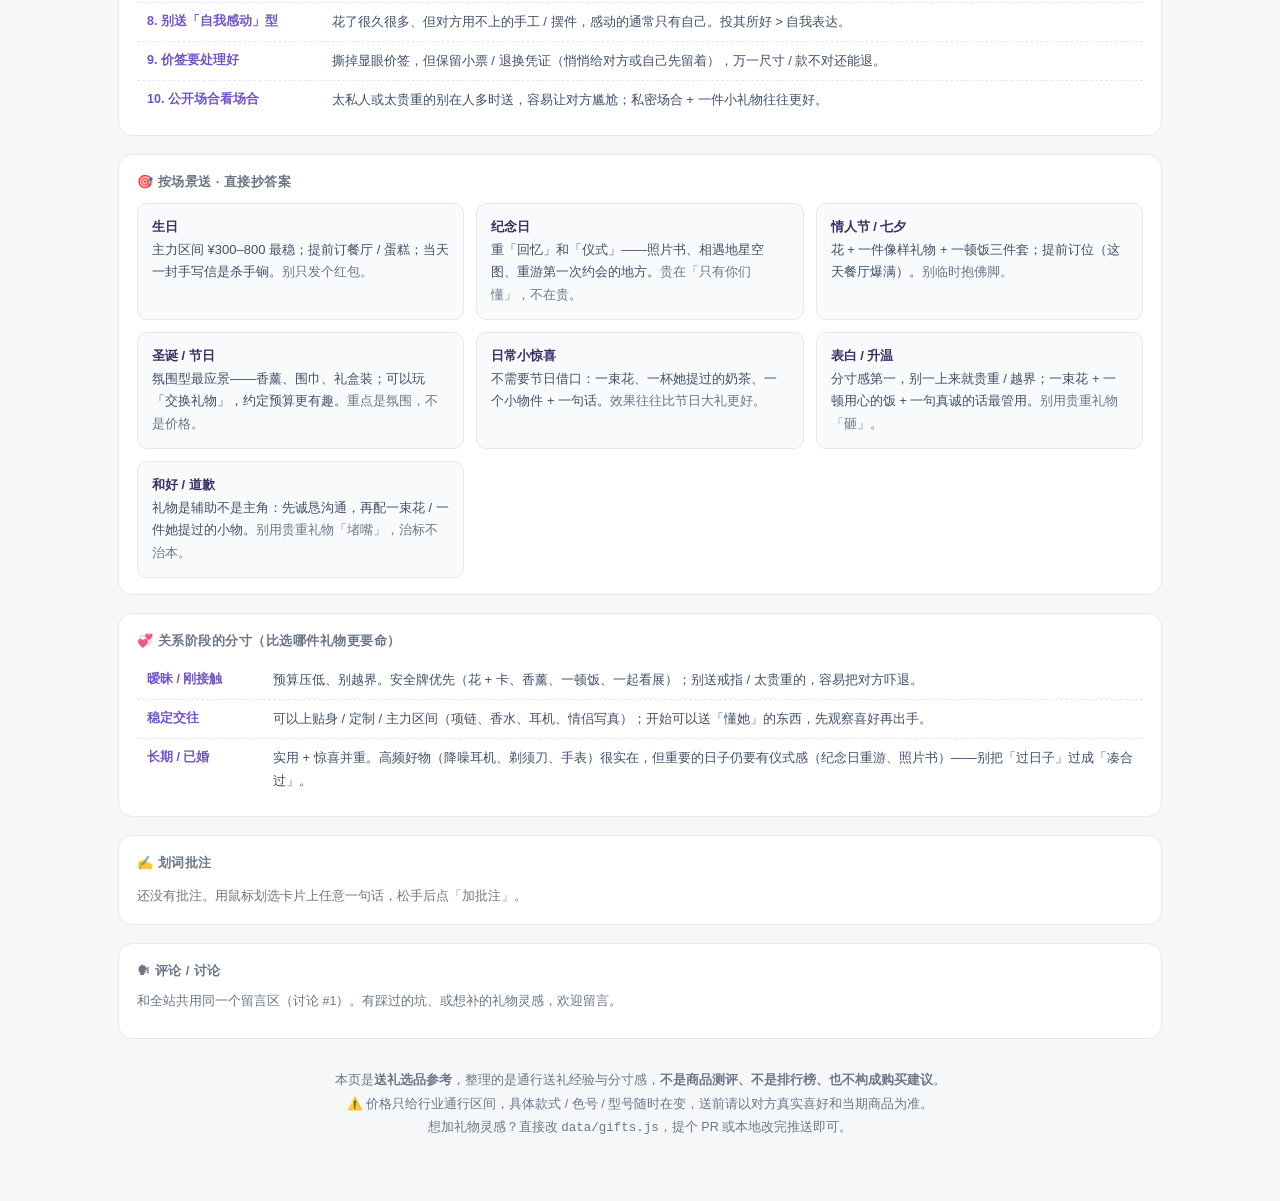
<file: gifts.html>
<!DOCTYPE html>
<html lang="zh-CN">
<head>
<meta charset="UTF-8">
<meta name="viewport" content="width=device-width, initial-scale=1.0">
<title>送礼指南 · 送女生 / 送男士该送什么</title>
<meta name="description" content="送女生、送男士该送什么礼物：按送给谁、预算、场景、关系阶段筛选，附每件「为什么好 + 怎么送不翻车」，外加送礼避坑清单、按场景抄答案与体验类礼物推荐。仅供参考，不构成购买建议。">
<meta property="og:title" content="送礼指南 · 送女生 / 送男士">
<meta property="og:description" content="按对象 / 预算 / 场景 / 关系阶段挑礼物，附避坑清单与「一起度过的时间」类体验礼物。">
<meta property="og:type" content="website">
<link rel="stylesheet" href="assets/style.css?v=20261126a">
</head>
<body>

<header>
  <div class="wrap">
    <nav class="nav">
      <a href="index.html?jump=city">🎪 市内 · 展览市集</a>
      <a href="index.html?jump=trip">🚗 周边游</a>
      <a href="shows.html">🎭 看剧 · 演出</a>
      <a href="scripts.html">🕵️ 剧本杀</a>
      <a href="boardgames.html">🎲 桌游</a>
      <a href="venues.html">📍 常年去处</a>
      <a href="sports.html">🏸 运动 · 羽毛球登山</a>
      <a href="food.html">🍜 美食 · 按菜系</a>
      <a class="on" href="gifts.html">🎁 送礼指南</a>
    </nav>
    <h1>送礼指南 · 送女生 / 送男士</h1>
    <div class="sub">该送什么礼物 —— 按送给谁 / 预算 / 场景 / 关系阶段筛，每件都写清「为什么好 + 怎么送不翻车」</div>
    <div class="stats">
      <div class="stat"><b id="s-total">-</b>条礼物灵感</div>
      <div class="stat"><b id="s-safe">-</b>条安全牌</div>
      <div class="stat"><b id="s-exp">-</b>个体验类</div>
    </div>
    <div class="meta">整理于 <span id="verifiedAt"></span>　·　通行送礼经验整理，非测评榜单，仅供参考、不构成购买建议</div>
  </div>
</header>

<div class="wrap">

  <div class="panel">
    <div class="panel-title">🤝 怎么用这一页</div>
    <div id="metaNote" class="hint"></div>
    <div class="hint" style="margin-top:8px">
      <b>先定三件事：送给谁、大概多少预算、什么场景</b>，再按关系阶段拿捏分寸；拿不准就开「只看安全牌」。
      TA 最近有具体状况（黑眼圈 / 失眠 / 久坐腰酸…）？直接在上面「说说 TA 的情况」里描述，帮你对症挑 + 提醒避雷。
      翻到下面是<b>送礼避坑清单</b>和<b>按场景抄答案</b>——那两块比礼物清单本身更值钱。
    </div>
  </div>

  <div class="panel">
    <div class="panel-title">懒得挑？让它替你决定</div>
    <div class="decide-row">
      <button class="btn" id="btnDecide">帮我选一个礼物</button>
      <span class="hint">在当前筛选结果里按「安全牌 + 体验类」加权随机，再点一次换一个</span>
    </div>
    <div id="pickResult"></div>
  </div>

  <div class="panel block-gift">
    <div class="panel-title">💬 说说 TA 的情况，帮你挑（2026-10-22 新增）</div>
    <div class="ask-row">
      <input type="text" id="askInput" class="loc-input" autocomplete="off"
             placeholder="例：女生，最近天天加班，有黑眼圈，预算两三百">
      <button class="btn" id="btnAsk">帮 TA 挑</button>
    </div>
    <div class="filters" style="margin-top:10px">
      <span class="hint" style="align-self:center">试试这些（点一下自动填入）：</span>
      <span class="chip chip-ex" data-example="女生有黑眼圈，经常熬夜">🌙 女生有黑眼圈</span>
      <span class="chip chip-ex" data-example="女朋友生理期，痛经，手脚冰凉">🔴 生理期不舒服</span>
      <span class="chip chip-ex" data-example="男生久坐加班，脖子颈椎不舒服">💻 久坐加班劳损</span>
      <span class="chip chip-ex" data-example="男朋友失眠睡不好">😴 失眠睡不好</span>
      <span class="chip chip-ex" data-example="她最近压力大，心情不好，有点emo">🌧 压力大心情差</span>
      <span class="chip chip-ex" data-example="暧昧期的女生，最近降温怕冷，预算一百多">⚠️ 暧昧期 + 怕冷</span>
    </div>
    <div class="hint" style="margin-top:10px">
      随口描述 TA 的<b>对象 / 近况 / 预算</b>——会按「状况」对症推荐（眼疲劳 / 失眠 / 经期 / 久坐 / 压力大…），并提醒<b>什么礼物这时候千万别送</b>（比如黑眼圈就别送祛黑眼圈眼霜——那是教做人）。
    </div>
    <div id="askResult"></div>
  </div>

  <div class="panel">
    <div class="panel-title">筛选</div>
    <div class="filters">
      <span class="chip on" data-group="for" data-val="all">全部对象 <b class="cnt" data-cnt="for:all">0</b></span>
      <span class="chip" data-group="for" data-val="women">送女生 <b class="cnt" data-cnt="for:women">0</b></span>
      <span class="chip" data-group="for" data-val="men">送男士 <b class="cnt" data-cnt="for:men">0</b></span>
      <span class="chip" data-group="for" data-val="both">男女都合适 <b class="cnt" data-cnt="for:both">0</b></span>
    </div>
    <div class="filters" style="margin-top:10px">
      <span class="chip on" data-group="price" data-val="all">预算不限 <b class="cnt" data-cnt="price:all">0</b></span>
      <span class="chip" data-group="price" data-val="p1">¥100 以内 <b class="cnt" data-cnt="price:p1">0</b></span>
      <span class="chip" data-group="price" data-val="p2">¥100–300 <b class="cnt" data-cnt="price:p2">0</b></span>
      <span class="chip" data-group="price" data-val="p3">¥300–800 <b class="cnt" data-cnt="price:p3">0</b></span>
      <span class="chip" data-group="price" data-val="p4">¥800 以上 <b class="cnt" data-cnt="price:p4">0</b></span>
    </div>
    <div class="filters" style="margin-top:10px">
      <span class="chip on" data-group="occasion" data-val="all">场景不限 <b class="cnt" data-cnt="occasion:all">0</b></span>
      <span class="chip" data-group="occasion" data-val="birthday">生日 <b class="cnt" data-cnt="occasion:birthday">0</b></span>
      <span class="chip" data-group="occasion" data-val="anniv">纪念日 <b class="cnt" data-cnt="occasion:anniv">0</b></span>
      <span class="chip" data-group="occasion" data-val="valentine">情人节 / 七夕 <b class="cnt" data-cnt="occasion:valentine">0</b></span>
      <span class="chip" data-group="occasion" data-val="festival">圣诞 / 节日 <b class="cnt" data-cnt="occasion:festival">0</b></span>
      <span class="chip" data-group="occasion" data-val="daily">日常小惊喜 <b class="cnt" data-cnt="occasion:daily">0</b></span>
      <span class="chip" data-group="occasion" data-val="confess">表白 / 升温 <b class="cnt" data-cnt="occasion:confess">0</b></span>
      <span class="chip" data-group="occasion" data-val="heal">和好 / 道歉 <b class="cnt" data-cnt="occasion:heal">0</b></span>
    </div>
    <div class="filters" style="margin-top:10px">
      <span class="chip on" data-group="stage" data-val="all">阶段不限 <b class="cnt" data-cnt="stage:all">0</b></span>
      <span class="chip" data-group="stage" data-val="crush">暧昧 / 刚接触 <b class="cnt" data-cnt="stage:crush">0</b></span>
      <span class="chip" data-group="stage" data-val="dating">稳定交往 <b class="cnt" data-cnt="stage:dating">0</b></span>
      <span class="chip" data-group="stage" data-val="longterm">长期 / 已婚 <b class="cnt" data-cnt="stage:longterm">0</b></span>
      <span class="chip" data-group="toggle" data-val="onlySafe">✅ 只看安全牌</span>
    </div>
    <div class="filters" style="margin-top:10px">
      <span class="hint" style="align-self:center;margin-right:2px">排序：</span>
      <span class="chip on" data-sort="rec">推荐（安全牌优先）</span>
      <span class="chip" data-sort="price-asc">预算从低到高</span>
      <span class="chip" data-sort="price-desc">预算从高到低</span>
    </div>
    <div class="hint" style="margin-top:10px">当前 <b id="count">-</b> 个结果　·　标 <b>🟢 安全牌</b> 的不太会出错，标 <b>🟡 较看人</b> 的要先了解对方喜好，送前多观察</div>
  </div>

  <div class="panel">
    <div class="panel-title">⭐ 体验类礼物 · 和「周末去哪玩」是绝配</div>
    <div class="scene-grid">
      <div class="scene-card">
        <b>为什么最推荐「一起去做某事」</b><br>
        ① 共同的经历比实物更难忘、更拉近关系；② 没有尺寸 / 色号 / 款式的翻车问题；③ 礼物本身就是一次约会，一举两得；④ 回忆会增值，实物会贬值。<br>
        <span style="color:var(--sub)">本站立场：重要的日子，优先送「一段一起度过的时间」，实物只是点缀。</span>
      </div>
      <div class="scene-card">
        <b>搭配本站直接抄</b><br>
        想看演出 → <a href="shows.html">🎭 看剧 · 演出</a>；想找地方逛 → <a href="venues.html">📍 常年去处</a>；想吃顿好的 → <a href="food.html">🍜 美食 · 按菜系</a>；想两个人出门 → 首页「算中间点」找一个折中地点。<br>
        <span style="color:var(--sub)">把礼物变成「我带你去看 X」，比递一个盒子更动人。</span>
      </div>
    </div>
  </div>

  <div class="grid" id="grid"></div>

  <div class="panel" style="margin-top:20px">
    <div class="panel-title">💰 大概多少钱（行业通行区间，非某件商品报价）</div>
    <div class="scene-grid">
      <div class="scene-card"><b>¥100 以内</b>　<span style="color:var(--amber);font-weight:700">心意 / 氛围型</span><br><span style="color:var(--sub)">花 + 手写卡、香薰小物、手写信、小零食礼盒。预算低反而更考验用心。</span></div>
      <div class="scene-card"><b>¥100–300</b>　<span style="color:var(--amber);font-weight:700">经典入门</span><br><span style="color:var(--sub)">品牌爆款口红、护手霜礼盒、乐高小套、钱包、拍立得相纸。性价比最高的「不会错」区间。</span></div>
      <div class="scene-card"><b>¥300–800</b>　<span style="color:var(--amber);font-weight:700">主力区间</span><br><span style="color:var(--sub)">香水、项链、降噪耳机、机械键盘、智能手表、情侣写真、定制饰品。纪念日 / 生日的主力预算带。</span></div>
      <div class="scene-card"><b>¥800 以上</b>　<span style="color:var(--amber);font-weight:700">大件 / 轻奢</span><br><span style="color:var(--sub)">包包、高端耳机 / 表、球鞋、摄影器材、周末短途。关系到位再上，注意对方的回礼压力。</span></div>
    </div>
  </div>

  <div class="panel">
    <div class="panel-title">🛡️ 送礼避坑清单（比「送什么」更重要）</div>
    <table class="mini-tbl">
      <tr><th>1. 别送「教做人」的礼物</th><td>减肥秤、厨具、吸尘器、功效型护肤（美白 / 抗老 / 祛痘）都像在暗示「你需要改」，除非对方明确说过想要。</td></tr>
      <tr><th>2. 三大翻车重灾区</th><td>口红（色号）、香水（香型）、球鞋（款 + 码）错一个就翻车。拿不准就送小样套装 / 礼品卡，或让对方列清单你来买单。</td></tr>
      <tr><th>3. 关系不确定别越界</th><td>戒指、内衣、太贵重、太 personal 的，会给对方压力。分寸感永远比惊喜重要。</td></tr>
      <tr><th>4. 别只送实用不送心意</th><td>包装 + 一张手写卡片很加分，别省；再实用的礼物，配几句话立刻就不同。</td></tr>
      <tr><th>5. 记住对方随口说的话</th><td>「我好想要 X」是最高级情报，远胜你闷头挑半天 —— 平时多留心。</td></tr>
      <tr><th>6. 价格别太悬殊</th><td>送远超对方消费水平的东西会造成回礼压力，关系早期尤其注意。</td></tr>
      <tr><th>7. 别送难打理 / 占地方 / 活物</th><td>大型毛绒、要精心养的植物、宠物，除非确认对方有条件也有意愿。</td></tr>
      <tr><th>8. 别送「自我感动」型</th><td>花了很久很多、但对方用不上的手工 / 摆件，感动的通常只有自己。投其所好 &gt; 自我表达。</td></tr>
      <tr><th>9. 价签要处理好</th><td>撕掉显眼价签，但保留小票 / 退换凭证（悄悄给对方或自己先留着），万一尺寸 / 款不对还能退。</td></tr>
      <tr><th>10. 公开场合看场合</th><td>太私人或太贵重的别在人多时送，容易让对方尴尬；私密场合 + 一件小礼物往往更好。</td></tr>
    </table>
  </div>

  <div class="panel">
    <div class="panel-title">🎯 按场景送 · 直接抄答案</div>
    <div class="scene-grid">
      <div class="scene-card"><b>生日</b><br>主力区间 ¥300–800 最稳；提前订餐厅 / 蛋糕；当天一封手写信是杀手锏。<span style="color:var(--sub)">别只发个红包。</span></div>
      <div class="scene-card"><b>纪念日</b><br>重「回忆」和「仪式」——照片书、相遇地星空图、重游第一次约会的地方。<span style="color:var(--sub)">贵在「只有你们懂」，不在贵。</span></div>
      <div class="scene-card"><b>情人节 / 七夕</b><br>花 + 一件像样礼物 + 一顿饭三件套；提前订位（这天餐厅爆满）。<span style="color:var(--sub)">别临时抱佛脚。</span></div>
      <div class="scene-card"><b>圣诞 / 节日</b><br>氛围型最应景——香薰、围巾、礼盒装；可以玩「交换礼物」，约定预算更有趣。<span style="color:var(--sub)">重点是氛围，不是价格。</span></div>
      <div class="scene-card"><b>日常小惊喜</b><br>不需要节日借口：一束花、一杯她提过的奶茶、一个小物件 + 一句话。<span style="color:var(--sub)">效果往往比节日大礼更好。</span></div>
      <div class="scene-card"><b>表白 / 升温</b><br>分寸感第一，别一上来就贵重 / 越界；一束花 + 一顿用心的饭 + 一句真诚的话最管用。<span style="color:var(--sub)">别用贵重礼物「砸」。</span></div>
      <div class="scene-card"><b>和好 / 道歉</b><br>礼物是辅助不是主角：先诚恳沟通，再配一束花 / 一件她提过的小物。<span style="color:var(--sub)">别用贵重礼物「堵嘴」，治标不治本。</span></div>
    </div>
  </div>

  <div class="panel">
    <div class="panel-title">💞 关系阶段的分寸（比选哪件礼物更要命）</div>
    <table class="mini-tbl">
      <tr><th>暧昧 / 刚接触</th><td>预算压低、别越界。安全牌优先（花 + 卡、香薰、一顿饭、一起看展）；别送戒指 / 太贵重的，容易把对方吓退。</td></tr>
      <tr><th>稳定交往</th><td>可以上贴身 / 定制 / 主力区间（项链、香水、耳机、情侣写真）；开始可以送「懂她」的东西，先观察喜好再出手。</td></tr>
      <tr><th>长期 / 已婚</th><td>实用 + 惊喜并重。高频好物（降噪耳机、剃须刀、手表）很实在，但重要的日子仍要有仪式感（纪念日重游、照片书）——别把「过日子」过成「凑合过」。</td></tr>
    </table>
  </div>

  <div class="panel">
    <div class="panel-title">✍️ 划词批注</div>
    <div id="annoBar"></div>
  </div>

  <div class="panel">
    <div class="panel-title">🗣 评论 / 讨论</div>
    <div class="hint" style="margin-bottom:10px">和全站共用同一个留言区（讨论 #1）。有踩过的坑、或想补的礼物灵感，欢迎留言。</div>
    <div id="giscusBox"></div>
  </div>

  <footer>
    本页是<b>送礼选品参考</b>，整理的是通行送礼经验与分寸感，<b>不是商品测评、不是排行榜、也不构成购买建议</b>。<br>
    ⚠️ 价格只给行业通行区间，具体款式 / 色号 / 型号随时在变，送前请以对方真实喜好和当期商品为准。<br>
    想加礼物灵感？直接改 <code>data/gifts.js</code>，提个 PR 或本地改完推送即可。
  </footer>

</div>

<script src="data/gifts.js?v=20261126a"></script>
<script>
  window.GISCUS_CFG = {
    enabled: true, repo: 'NaphJohn/weekend-go', repoId: 'R_kgDOUY4zNw',
    category: 'Announcements', categoryId: '',
    mapping: 'specific', term: 'Welcome to weekend-go Discussions!'
  };
  (function () {
    var cfg = window.GISCUS_CFG || {}, box = document.getElementById('giscusBox');
    if (!box || !cfg.enabled || !cfg.repo) return;
    var s = document.createElement('script');
    s.src = 'https://giscus.app/client.js';
    s.setAttribute('data-repo', cfg.repo);
    s.setAttribute('data-repo-id', cfg.repoId || '');
    s.setAttribute('data-category', cfg.category || 'Announcements');
    s.setAttribute('data-category-id', cfg.categoryId || '');
    s.setAttribute('data-mapping', cfg.mapping || 'pathname');
    s.setAttribute('data-term', cfg.term || '');
    s.setAttribute('data-strict', '0');
    s.setAttribute('data-reactions-enabled', '1');
    s.setAttribute('data-emit-metadata', '0');
    s.setAttribute('data-input-position', 'bottom');
    s.setAttribute('data-theme', 'light');
    s.setAttribute('data-lang', 'zh-CN');
    s.setAttribute('crossorigin', 'anonymous');
    s.async = true;
    box.appendChild(s);
    window.addEventListener('message', function (ev) {
      if (!ev || !ev.data || ev.origin !== 'https://giscus.app') return;
      var d = ev.data.giscus || ev.data;
      if (!d || !d.error || box.querySelector('.giscus-bad')) return;
      var msg = String(d.error);
      var tip = /not installed/i.test(msg)
        ? 'giscus GitHub App 还没装。到 https://github.com/apps/giscus 安装并对 NaphJohn/weekend-go 授权。'
        : /Discussion not found/i.test(msg)
          ? '讨论没找到：全站评论区共用一个讨论帖，<code>GISCUS_CFG</code> 的 mapping/term 必须指向仓库里真实存在的讨论（当前是 #1「Welcome to weekend-go Discussions!」、分类 <b>Announcements</b>）。'
          : msg;
      box.insertAdjacentHTML('afterbegin', '<div class="giscus-bad">⚠️ 评论区暂时加载不出来：' + tip + '</div>');
    });
  })();
</script>
<script src="assets/annotate.js?v=20261126a"></script>
<script src="assets/gifts.js?v=20261126a"></script>
</body>
</html>
</file>
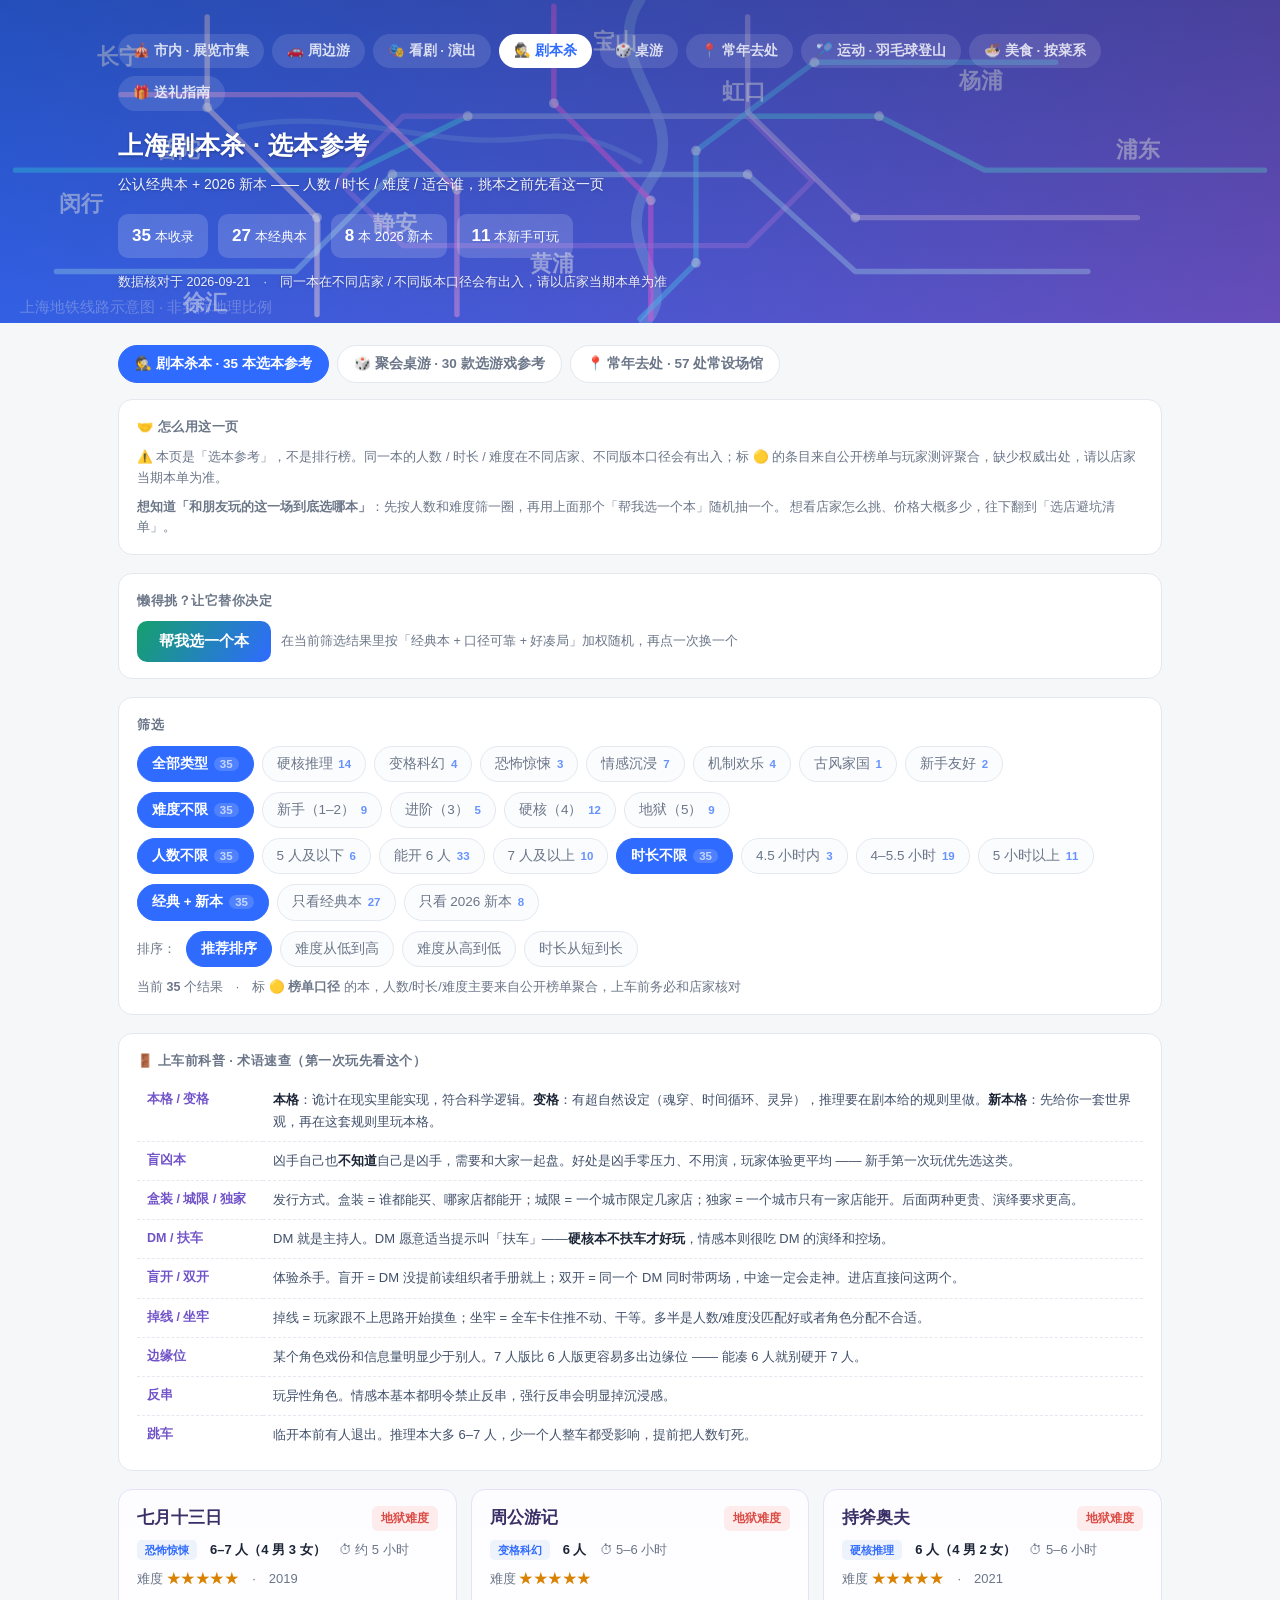
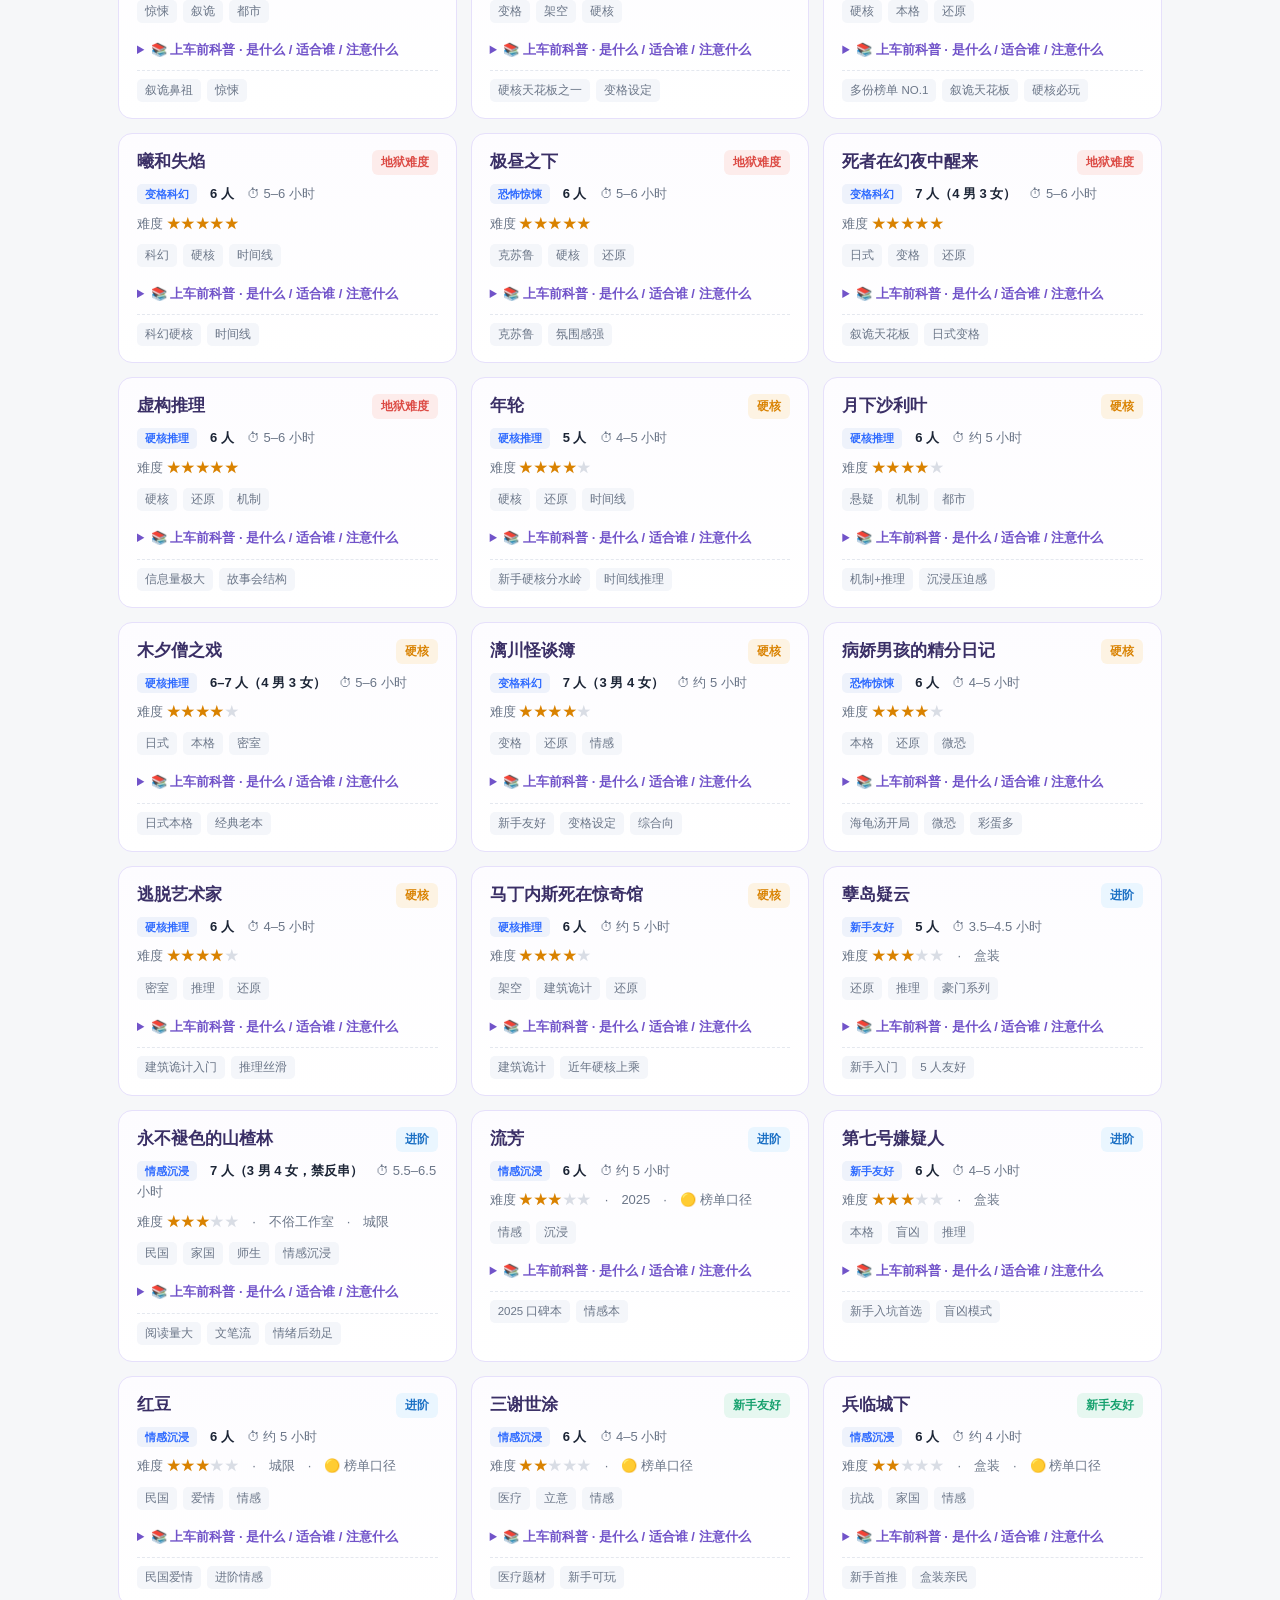
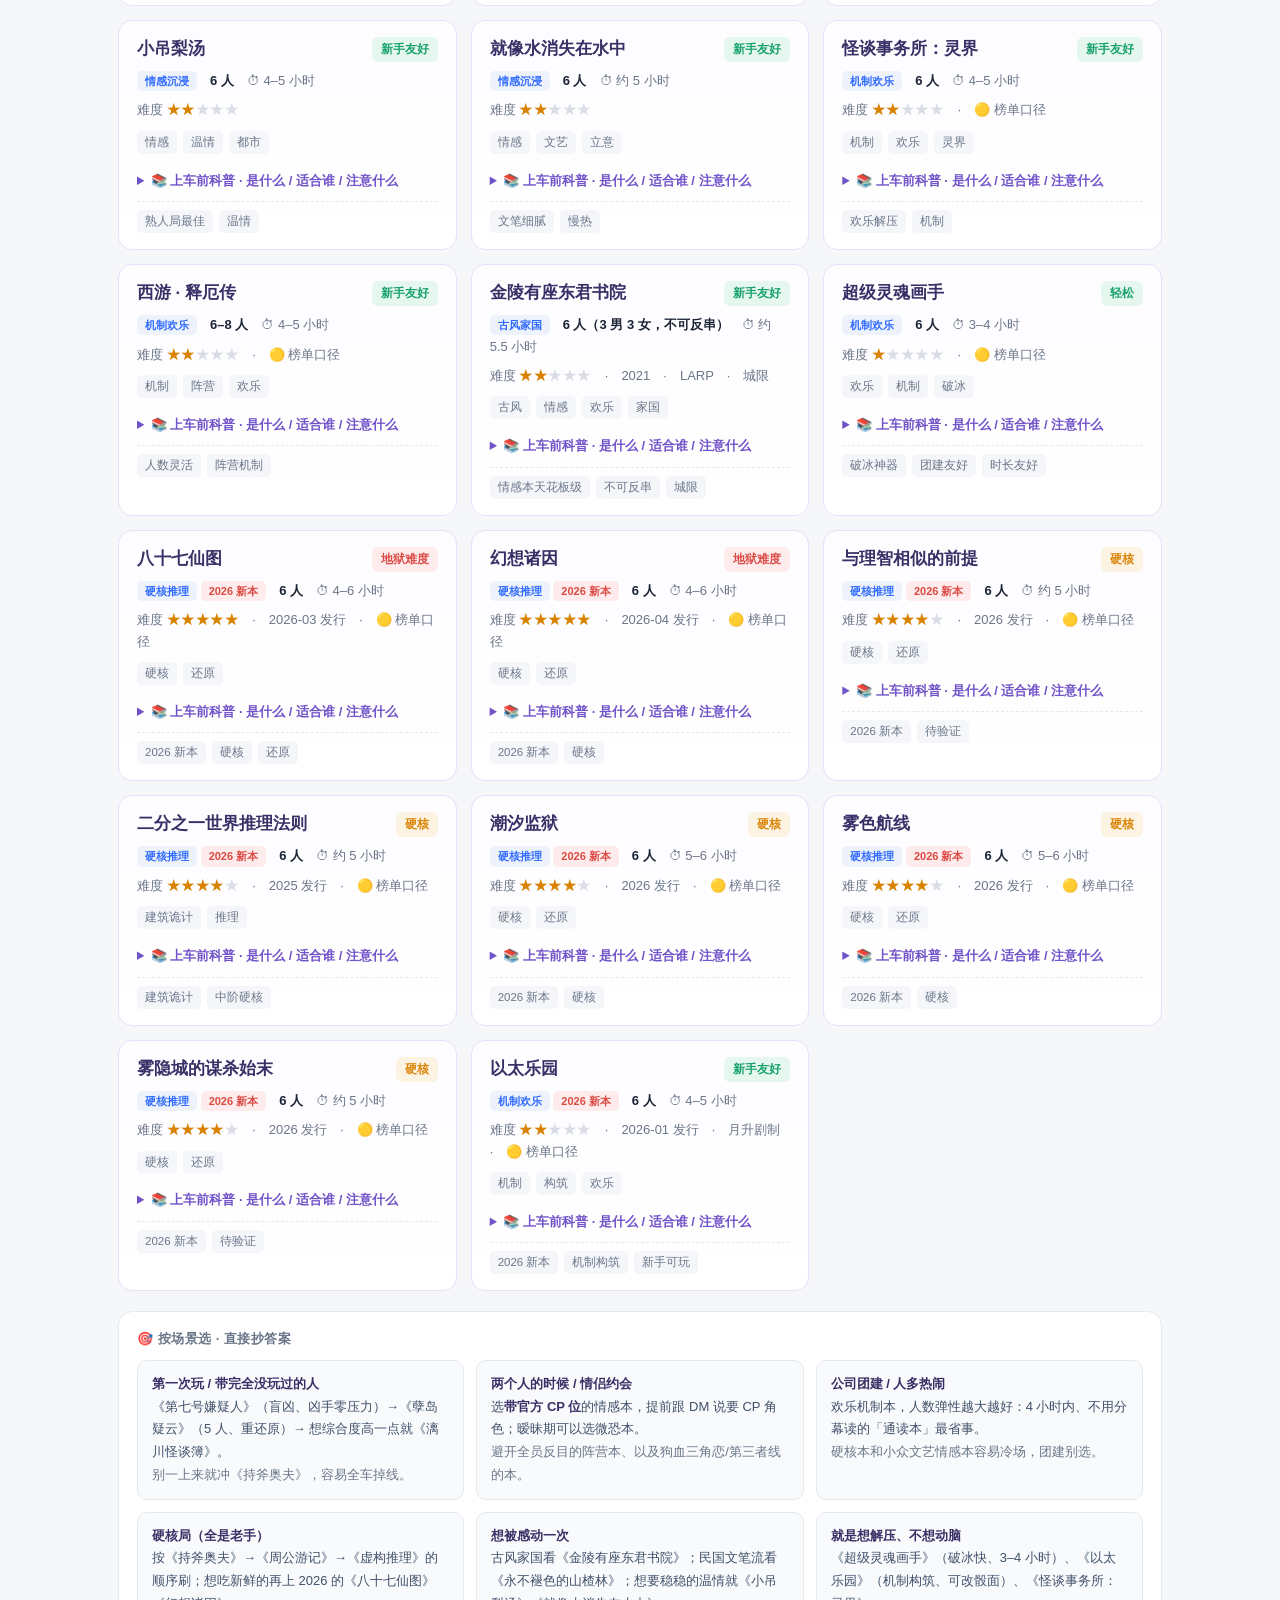
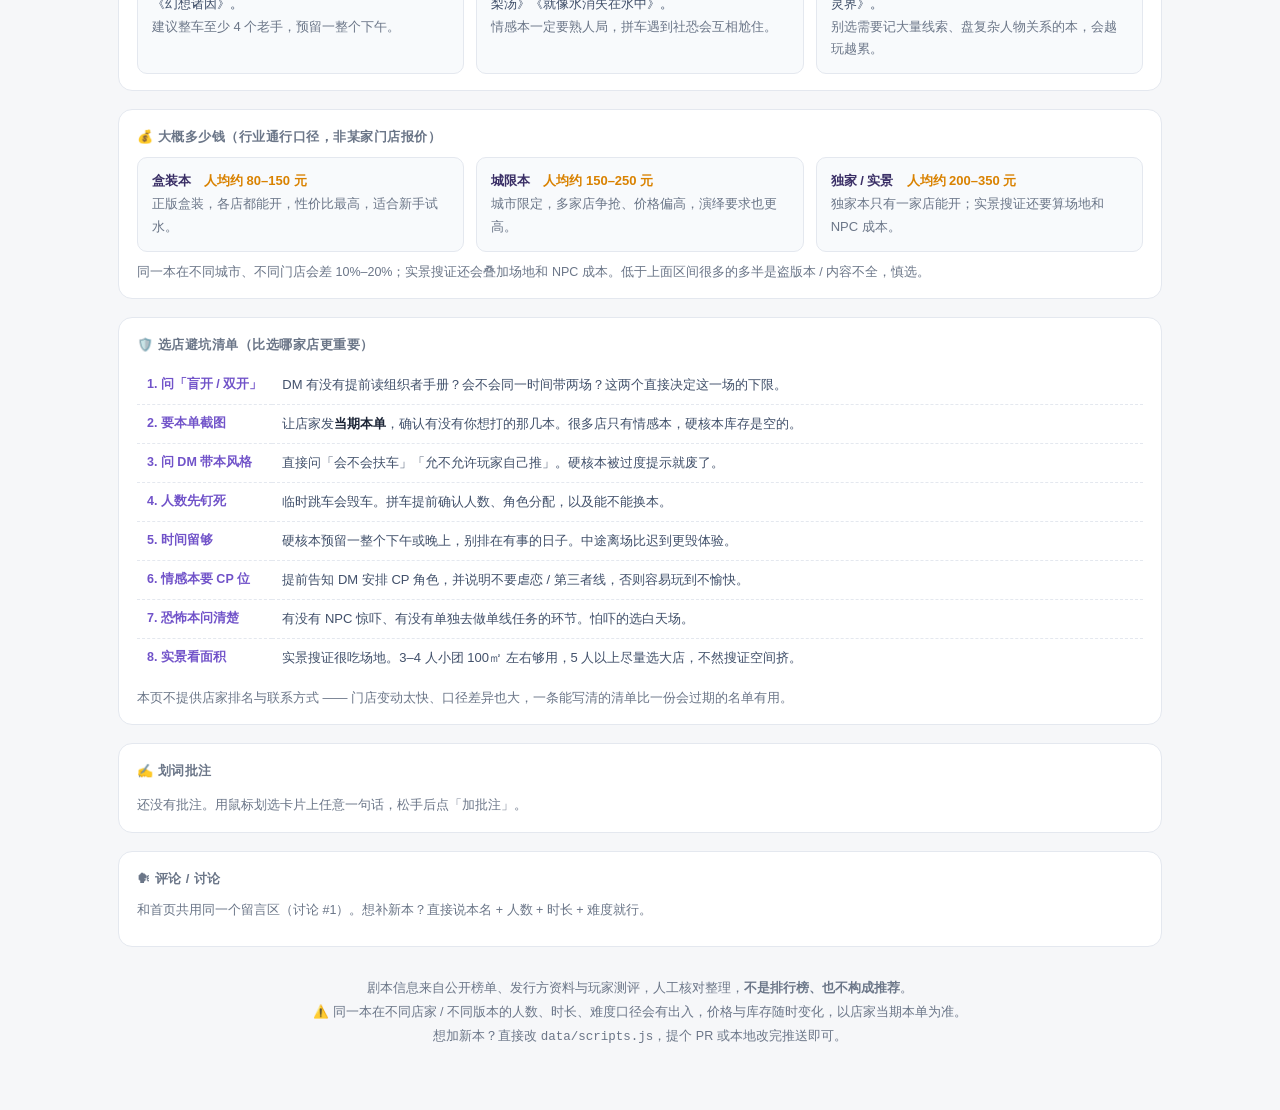
<file: scripts.html>
<!DOCTYPE html>
<html lang="zh-CN">
<head>
<meta charset="UTF-8">
<meta name="viewport" content="width=device-width, initial-scale=1.0">
<title>上海剧本杀 · 经典本 + 2026 新本选本参考</title>
<meta name="description" content="上海剧本杀选本参考：持斧奥夫、周公游记、年轮、虚构推理、漓川怪谈簿等公认经典硬核/情感本，加上 2026 新本榜单，附人数、时长、难度、适合谁、上车前科普与选店避坑清单。">
<meta property="og:title" content="上海剧本杀 · 选本参考">
<meta property="og:description" content="经典本 + 2026 新本：人数 / 时长 / 难度 / 适合谁一目了然，附术语速查与选店避坑清单。">
<meta property="og:type" content="website">
<link rel="stylesheet" href="assets/style.css?v=20261126a">
</head>
<body>

<header>
  <div class="wrap">
    <nav class="nav">
      <a href="index.html?jump=city">🎪 市内 · 展览市集</a>
      <a href="index.html?jump=trip">🚗 周边游</a>
      <a href="shows.html">🎭 看剧 · 演出</a>
      <a class="on" href="scripts.html">🕵️ 剧本杀</a>
      <a href="boardgames.html">🎲 桌游</a>
      <a href="venues.html">📍 常年去处</a>
      <a href="sports.html">🏸 运动 · 羽毛球登山</a>
      <a href="food.html">🍜 美食 · 按菜系</a>
      <a href="gifts.html">🎁 送礼指南</a>
    </nav>
    <h1>上海剧本杀 · 选本参考</h1>
    <div class="sub">公认经典本 + 2026 新本 —— 人数 / 时长 / 难度 / 适合谁，挑本之前先看这一页</div>
    <div class="stats">
      <div class="stat"><b id="s-total">-</b>本收录</div>
      <div class="stat"><b id="s-classic">-</b>本经典本</div>
      <div class="stat"><b id="s-new">-</b>本 2026 新本</div>
      <div class="stat"><b id="s-newbie">-</b>本新手可玩</div>
    </div>
    <div class="meta">数据核对于 <span id="verifiedAt"></span>　·　同一本在不同店家 / 不同版本口径会有出入，请以店家当期本单为准</div>
  </div>
</header>

<div class="wrap">

  <div class="subtabs">
    <span class="on">🕵️ 剧本杀本 · 35 本选本参考</span>
    <a href="boardgames.html">🎲 聚会桌游 · 30 款选游戏参考</a>
      <a href="venues.html">📍 常年去处 · 57 处常设场馆</a>
</div>

  <div class="panel">
    <div class="panel-title">🤝 怎么用这一页</div>
    <div id="metaNote" class="hint"></div>
    <div class="hint" style="margin-top:8px">
      <b>想知道「和朋友玩的这一场到底选哪本」</b>：先按人数和难度筛一圈，再用上面那个「帮我选一个本」随机抽一个。
      想看店家怎么挑、价格大概多少，往下翻到「选店避坑清单」。
    </div>
  </div>

  <div class="panel">
    <div class="panel-title">懒得挑？让它替你决定</div>
    <div class="decide-row">
      <button class="btn" id="btnDecide">帮我选一个本</button>
      <span class="hint">在当前筛选结果里按「经典本 + 口径可靠 + 好凑局」加权随机，再点一次换一个</span>
    </div>
    <div id="pickResult"></div>
  </div>

  <div class="panel">
    <div class="panel-title">筛选</div>
    <div class="filters">
      <span class="chip on" data-group="genre" data-val="all">全部类型 <b class="cnt" data-cnt="genre:all">0</b></span>
      <span class="chip" data-group="genre" data-val="hard">硬核推理 <b class="cnt" data-cnt="genre:hard">0</b></span>
      <span class="chip" data-group="genre" data-val="bian">变格科幻 <b class="cnt" data-cnt="genre:bian">0</b></span>
      <span class="chip" data-group="genre" data-val="horror">恐怖惊悚 <b class="cnt" data-cnt="genre:horror">0</b></span>
      <span class="chip" data-group="genre" data-val="emo">情感沉浸 <b class="cnt" data-cnt="genre:emo">0</b></span>
      <span class="chip" data-group="genre" data-val="fun">机制欢乐 <b class="cnt" data-cnt="genre:fun">0</b></span>
      <span class="chip" data-group="genre" data-val="guofeng">古风家国 <b class="cnt" data-cnt="genre:guofeng">0</b></span>
      <span class="chip" data-group="genre" data-val="newbie">新手友好 <b class="cnt" data-cnt="genre:newbie">0</b></span>
    </div>
    <div class="filters" style="margin-top:10px">
      <span class="chip on" data-group="diff" data-val="all">难度不限 <b class="cnt" data-cnt="diff:all">0</b></span>
      <span class="chip" data-group="diff" data-val="d1">新手（1–2） <b class="cnt" data-cnt="diff:d1">0</b></span>
      <span class="chip" data-group="diff" data-val="d2">进阶（3） <b class="cnt" data-cnt="diff:d2">0</b></span>
      <span class="chip" data-group="diff" data-val="d3">硬核（4） <b class="cnt" data-cnt="diff:d3">0</b></span>
      <span class="chip" data-group="diff" data-val="d4">地狱（5） <b class="cnt" data-cnt="diff:d4">0</b></span>
    </div>
    <div class="filters" style="margin-top:10px">
      <span class="chip on" data-group="people" data-val="all">人数不限 <b class="cnt" data-cnt="people:all">0</b></span>
      <span class="chip" data-group="people" data-val="small">5 人及以下 <b class="cnt" data-cnt="people:small">0</b></span>
      <span class="chip" data-group="people" data-val="mid">能开 6 人 <b class="cnt" data-cnt="people:mid">0</b></span>
      <span class="chip" data-group="people" data-val="big">7 人及以上 <b class="cnt" data-cnt="people:big">0</b></span>
      <span class="chip on" data-group="time" data-val="all">时长不限 <b class="cnt" data-cnt="time:all">0</b></span>
      <span class="chip" data-group="time" data-val="short">4.5 小时内 <b class="cnt" data-cnt="time:short">0</b></span>
      <span class="chip" data-group="time" data-val="mid">4–5.5 小时 <b class="cnt" data-cnt="time:mid">0</b></span>
      <span class="chip" data-group="time" data-val="long">5 小时以上 <b class="cnt" data-cnt="time:long">0</b></span>
    </div>
    <div class="filters" style="margin-top:10px">
      <span class="chip on" data-group="cat" data-val="all">经典 + 新本 <b class="cnt" data-cnt="cat:all">0</b></span>
      <span class="chip" data-group="cat" data-val="classic">只看经典本 <b class="cnt" data-cnt="cat:classic">0</b></span>
      <span class="chip" data-group="cat" data-val="new">只看 2026 新本 <b class="cnt" data-cnt="cat:new">0</b></span>
    </div>
    <div class="filters" style="margin-top:10px">
      <span class="hint" style="align-self:center;margin-right:2px">排序：</span>
      <span class="chip on" data-sort="rec">推荐排序</span>
      <span class="chip" data-sort="diff-asc">难度从低到高</span>
      <span class="chip" data-sort="diff-desc">难度从高到低</span>
      <span class="chip" data-sort="time-asc">时长从短到长</span>
    </div>
    <div class="hint" style="margin-top:10px">当前 <b id="count">-</b> 个结果　·　标 <b>🟡 榜单口径</b> 的本，人数/时长/难度主要来自公开榜单聚合，上车前务必和店家核对</div>
  </div>

  <div class="panel">
    <div class="panel-title">🚪 上车前科普 · 术语速查（第一次玩先看这个）</div>
    <table class="mini-tbl">
      <tr><th>本格 / 变格</th><td><b>本格</b>：诡计在现实里能实现，符合科学逻辑。<b>变格</b>：有超自然设定（魂穿、时间循环、灵异），推理要在剧本给的规则里做。<b>新本格</b>：先给你一套世界观，再在这套规则里玩本格。</td></tr>
      <tr><th>盲凶本</th><td>凶手自己也<b>不知道</b>自己是凶手，需要和大家一起盘。好处是凶手零压力、不用演，玩家体验更平均 —— 新手第一次玩优先选这类。</td></tr>
      <tr><th>盒装 / 城限 / 独家</th><td>发行方式。盒装 = 谁都能买、哪家店都能开；城限 = 一个城市限定几家店；独家 = 一个城市只有一家店能开。后面两种更贵、演绎要求更高。</td></tr>
      <tr><th>DM / 扶车</th><td>DM 就是主持人。DM 愿意适当提示叫「扶车」——<b>硬核本不扶车才好玩</b>，情感本则很吃 DM 的演绎和控场。</td></tr>
      <tr><th>盲开 / 双开</th><td>体验杀手。盲开 = DM 没提前读组织者手册就上；双开 = 同一个 DM 同时带两场，中途一定会走神。进店直接问这两个。</td></tr>
      <tr><th>掉线 / 坐牢</th><td>掉线 = 玩家跟不上思路开始摸鱼；坐牢 = 全车卡住推不动、干等。多半是人数/难度没匹配好或者角色分配不合适。</td></tr>
      <tr><th>边缘位</th><td>某个角色戏份和信息量明显少于别人。7 人版比 6 人版更容易多出边缘位 —— 能凑 6 人就别硬开 7 人。</td></tr>
      <tr><th>反串</th><td>玩异性角色。情感本基本都明令禁止反串，强行反串会明显掉沉浸感。</td></tr>
      <tr><th>跳车</th><td>临开本前有人退出。推理本大多 6–7 人，少一个人整车都受影响，提前把人数钉死。</td></tr>
    </table>
  </div>

  <div class="grid" id="grid"></div>

  <div class="panel" style="margin-top:20px">
    <div class="panel-title">🎯 按场景选 · 直接抄答案</div>
    <div class="scene-grid">
      <div class="scene-card">
        <b>第一次玩 / 带完全没玩过的人</b><br>
        《第七号嫌疑人》（盲凶、凶手零压力）→《孽岛疑云》（5 人、重还原）→ 想综合度高一点就《漓川怪谈簿》。<br>
        <span style="color:var(--sub)">别一上来就冲《持斧奥夫》，容易全车掉线。</span>
      </div>
      <div class="scene-card">
        <b>两个人的时候 / 情侣约会</b><br>
        选<b>带官方 CP 位</b>的情感本，提前跟 DM 说要 CP 角色；暧昧期可以选微恐本。<br>
        <span style="color:var(--sub)">避开全员反目的阵营本、以及狗血三角恋/第三者线的本。</span>
      </div>
      <div class="scene-card">
        <b>公司团建 / 人多热闹</b><br>
        欢乐机制本，人数弹性越大越好：4 小时内、不用分幕读的「通读本」最省事。<br>
        <span style="color:var(--sub)">硬核本和小众文艺情感本容易冷场，团建别选。</span>
      </div>
      <div class="scene-card">
        <b>硬核局（全是老手）</b><br>
        按《持斧奥夫》→《周公游记》→《虚构推理》的顺序刷；想吃新鲜的再上 2026 的《八十七仙图》《幻想诸因》。<br>
        <span style="color:var(--sub)">建议整车至少 4 个老手，预留一整个下午。</span>
      </div>
      <div class="scene-card">
        <b>想被感动一次</b><br>
        古风家国看《金陵有座东君书院》；民国文笔流看《永不褪色的山楂林》；想要稳稳的温情就《小吊梨汤》《就像水消失在水中》。<br>
        <span style="color:var(--sub)">情感本一定要熟人局，拼车遇到社恐会互相尬住。</span>
      </div>
      <div class="scene-card">
        <b>就是想解压、不想动脑</b><br>
        《超级灵魂画手》（破冰快、3–4 小时）、《以太乐园》（机制构筑、可改骰面）、《怪谈事务所：灵界》。<br>
        <span style="color:var(--sub)">别选需要记大量线索、盘复杂人物关系的本，会越玩越累。</span>
      </div>
    </div>
  </div>

  <div class="panel">
    <div class="panel-title">💰 大概多少钱（行业通行口径，非某家门店报价）</div>
    <div class="scene-grid" id="priceRef"></div>
    <div class="hint" style="margin-top:10px">同一本在不同城市、不同门店会差 10%–20%；实景搜证还会叠加场地和 NPC 成本。低于上面区间很多的多半是盗版本 / 内容不全，慎选。</div>
  </div>

  <div class="panel">
    <div class="panel-title">🛡️ 选店避坑清单（比选哪家店更重要）</div>
    <table class="mini-tbl">
      <tr><th>1. 问「盲开 / 双开」</th><td>DM 有没有提前读组织者手册？会不会同一时间带两场？这两个直接决定这一场的下限。</td></tr>
      <tr><th>2. 要本单截图</th><td>让店家发<b>当期本单</b>，确认有没有你想打的那几本。很多店只有情感本，硬核本库存是空的。</td></tr>
      <tr><th>3. 问 DM 带本风格</th><td>直接问「会不会扶车」「允不允许玩家自己推」。硬核本被过度提示就废了。</td></tr>
      <tr><th>4. 人数先钉死</th><td>临时跳车会毁车。拼车提前确认人数、角色分配，以及能不能换本。</td></tr>
      <tr><th>5. 时间留够</th><td>硬核本预留一整个下午或晚上，别排在有事的日子。中途离场比迟到更毁体验。</td></tr>
      <tr><th>6. 情感本要 CP 位</th><td>提前告知 DM 安排 CP 角色，并说明不要虐恋 / 第三者线，否则容易玩到不愉快。</td></tr>
      <tr><th>7. 恐怖本问清楚</th><td>有没有 NPC 惊吓、有没有单独去做单线任务的环节。怕吓的选白天场。</td></tr>
      <tr><th>8. 实景看面积</th><td>实景搜证很吃场地。3–4 人小团 100㎡ 左右够用，5 人以上尽量选大店，不然搜证空间挤。</td></tr>
    </table>
    <div class="hint" style="margin-top:10px">本页不提供店家排名与联系方式 —— 门店变动太快、口径差异也大，一条能写清的清单比一份会过期的名单有用。</div>
  </div>

  <div class="panel">
    <div class="panel-title">✍️ 划词批注</div>
    <div id="annoBar"></div>
  </div>

  <div class="panel">
    <div class="panel-title">🗣 评论 / 讨论</div>
    <div class="hint" style="margin-bottom:10px">和首页共用同一个留言区（讨论 #1）。想补新本？直接说本名 + 人数 + 时长 + 难度就行。</div>
    <div id="giscusBox"></div>
  </div>

  <footer>
    剧本信息来自公开榜单、发行方资料与玩家测评，人工核对整理，<b>不是排行榜、也不构成推荐</b>。<br>
    ⚠️ 同一本在不同店家 / 不同版本的人数、时长、难度口径会有出入，价格与库存随时变化，以店家当期本单为准。<br>
    想加新本？直接改 <code>data/scripts.js</code>，提个 PR 或本地改完推送即可。
  </footer>

</div>

<script src="data/scripts.js?v=20261126a"></script>
<script>
  /**
   * 访客用 GitHub 账号留言（giscus）。
   * ⚠️ category 必须和仓库里真实存在的讨论分类「同名」——仓库讨论开在
   *    Announcements 下，写成 General 会直接报 Discussion not found。
   * ⚠️ repoId 不能留空，否则同样查不到讨论。
   * 四个页面共用同一个留言区（index / shows / scripts / boardgames），指向仓库里
   *   唯一那个讨论的完整标题（见下方 term），与访问 URL 无关。
   */
  window.GISCUS_CFG = {
    enabled: true, repo: 'NaphJohn/weekend-go', repoId: 'R_kgDOUY4zNw',
    category: 'Announcements', categoryId: '',
    // 全站共用一个讨论帖：仓库里唯一一个讨论 #1「Welcome to weekend-go Discussions!」。
    // ⚠️ 别用 mapping:'number', term:'1'（本仓库实测报 Discussion not found）。
    mapping: 'specific', term: 'Welcome to weekend-go Discussions!'
  };
  (function () {
    var cfg = window.GISCUS_CFG || {}, box = document.getElementById('giscusBox');
    if (!box || !cfg.enabled || !cfg.repo) return;
    var s = document.createElement('script');
    s.src = 'https://giscus.app/client.js';
    s.setAttribute('data-repo', cfg.repo);
    s.setAttribute('data-repo-id', cfg.repoId || '');
    s.setAttribute('data-category', cfg.category || 'Announcements');
    s.setAttribute('data-category-id', cfg.categoryId || '');
    s.setAttribute('data-mapping', cfg.mapping || 'pathname');
    s.setAttribute('data-term', cfg.term || '');
    s.setAttribute('data-strict', '0');
    s.setAttribute('data-reactions-enabled', '1');
    s.setAttribute('data-emit-metadata', '0');
    s.setAttribute('data-input-position', 'bottom');
    s.setAttribute('data-theme', 'light');
    s.setAttribute('data-lang', 'zh-CN');
    s.setAttribute('crossorigin', 'anonymous');
    s.async = true;
    box.appendChild(s);
    window.addEventListener('message', function (ev) {
      if (!ev || !ev.data || ev.origin !== 'https://giscus.app') return;
      var d = ev.data.giscus || ev.data;
      if (!d || !d.error || box.querySelector('.giscus-bad')) return;
      var msg = String(d.error);
      var tip = /not installed/i.test(msg)
        ? 'giscus GitHub App 还没装。到 https://github.com/apps/giscus 安装并对 NaphJohn/weekend-go 授权。'
        : /Discussion not found/i.test(msg)
          ? '讨论没找到：全站评论区共用一个讨论帖，<code>GISCUS_CFG</code> 的 mapping/term 必须指向仓库里真实存在的讨论（当前是 #1「Welcome to weekend-go Discussions!」、分类 <b>Announcements</b>），四个页面要一致。若该讨论确实不存在，直接发第一条留言会自动创建。'
          : msg;
      box.insertAdjacentHTML('afterbegin', '<div class="giscus-bad">⚠️ 评论区暂时加载不出来：' + tip + '</div>');
    });
  })();
</script>
<script src="assets/annotate.js?v=20261126a"></script>
<script src="assets/scripts.js?v=20261126a"></script>
</body>
</html>
</file>
<file: assets/style.css>
:root{
  --bg:#f6f7f9;
  --card:#ffffff;
  --ink:#1c2536;
  --sub:#6b7688;
  --line:#e4e8ef;
  --blue:#2f6bff;
  --green:#15a06d;
  --amber:#d98200;
  --red:#dc4a44;
  --purple:#7153c9;
  --soft:#eef2fb;
}
*{box-sizing:border-box;margin:0;padding:0}
body{
  font-family:-apple-system,BlinkMacSystemFont,"PingFang SC","Microsoft YaHei",Segoe UI,sans-serif;
  background:var(--bg);color:var(--ink);line-height:1.65;font-size:15px;
  padding:0 0 60px;
}
.wrap{max-width:1080px;margin:0 auto;padding:0 18px}

header{
  /* 顶层压暗蒙版 → 地铁线路示意图（内联 SVG，screen 发光）→ 品牌渐变 */
  background-image:
    linear-gradient(180deg,rgba(14,24,54,.34),rgba(14,24,54,.10)),
    url("shanghai-map.svg"),
    linear-gradient(120deg,#2f6bff,#7153c9);
  background-size:cover,cover,cover;
  background-position:center center,center center,center center;
  background-repeat:no-repeat,no-repeat,no-repeat;
  background-blend-mode:normal,screen,normal;
  background-color:#2f6bff;
  color:#fff;padding:34px 0 30px;margin-bottom:22px;
}
header h1{font-size:25px;font-weight:800;letter-spacing:.5px;text-shadow:0 1px 3px rgba(0,0,0,.28)}
header .sub{margin-top:7px;font-size:14px;opacity:.95;text-shadow:0 1px 3px rgba(0,0,0,.25)}
header .meta{margin-top:14px;font-size:12.5px;opacity:.9;text-shadow:0 1px 3px rgba(0,0,0,.25)}

.stats{display:flex;flex-wrap:wrap;gap:10px;margin-top:18px}
.stat{background:rgba(255,255,255,.16);border-radius:10px;padding:8px 14px;font-size:13px}
.stat b{font-size:17px;margin-right:4px}

.panel{background:var(--card);border:1px solid var(--line);border-radius:14px;padding:16px 18px;margin-bottom:18px}
.panel-title{font-size:13px;font-weight:700;color:var(--sub);margin-bottom:10px;letter-spacing:.5px}

.filters{display:flex;flex-wrap:wrap;gap:8px}
.chip{
  border:1px solid var(--line);background:#fbfcfe;border-radius:20px;
  padding:6px 14px;font-size:13.5px;cursor:pointer;color:var(--sub);
  transition:all .15s;user-select:none;
}
.chip:hover{border-color:#c9d4ea}
.chip.on{background:var(--blue);border-color:var(--blue);color:#fff;font-weight:600}
.chip .cnt{font-weight:700;font-size:11.5px;color:var(--blue);margin-left:2px}
.chip.on .cnt{color:#fff;background:rgba(255,255,255,.22);border-radius:8px;padding:1px 6px}
.chip.jump{background:#f3f7ff;border-color:#cfe0fb;color:#2f6bff}

.decide-row{display:flex;gap:10px;align-items:center;flex-wrap:wrap}
.btn{
  background:linear-gradient(120deg,#15a06d,#2f6bff);color:#fff;border:none;
  border-radius:10px;padding:11px 22px;font-size:15px;font-weight:600;cursor:pointer;
}
.btn:hover{filter:brightness(1.06)}
.btn.ghost{background:#fff;color:var(--blue);border:1px solid var(--line)}
.hint{font-size:12.5px;color:var(--sub)}

#pickResult{margin-top:14px;display:none}
.pick-card{
  background:linear-gradient(120deg,#f2fbf6,#eef3ff);border:1px solid #d6e8dd;
  border-radius:12px;padding:16px 18px;
}
.pick-card .pk-name{font-size:18px;font-weight:700;margin-bottom:4px}
.pick-card .pk-line{font-size:14px;color:#4a5568;margin:3px 0}
.pick-card .pk-why{margin-top:10px;font-size:13.5px;color:#3f6b55;background:rgba(255,255,255,.7);border-radius:8px;padding:9px 12px}

.grid{display:grid;grid-template-columns:repeat(auto-fill,minmax(320px,1fr));gap:14px}
.card{
  background:var(--card);border:1px solid var(--line);border-radius:14px;padding:16px 18px;
  display:flex;flex-direction:column;gap:8px;
}
.card.done{opacity:.55}
.card-trip{border-color:#cfe8dd;background:linear-gradient(180deg,#fafffd,#ffffff)}
.card-trip h3{color:#0f5f47}
.card .top{display:flex;justify-content:space-between;align-items:flex-start;gap:10px}
.card h3{font-size:16.5px;font-weight:700;line-height:1.4}
.badge{
  font-size:11.5px;font-weight:700;padding:3px 9px;border-radius:6px;white-space:nowrap;
}
.b-urgent{background:#fdeceb;color:var(--red)}
.b-soon{background:#fdf3e3;color:var(--amber)}
.b-ok{background:#eaf6f0;color:var(--green)}
.b-long{background:var(--soft);color:var(--blue)}
.b-end{background:#f1f1f3;color:#8b8b93}
.b-trip{background:#e6f7f0;color:#0d8a63}

.meta-line{font-size:13px;color:var(--sub)}
.meta-line b{color:var(--ink);font-weight:600}
.price{font-size:13.5px}
.price .free{color:var(--green);font-weight:700}
.price .paid{color:var(--amber);font-weight:700}

.tags{display:flex;flex-wrap:wrap;gap:6px;margin-top:2px}
.tag{font-size:11.5px;color:var(--sub);background:#f4f6fa;border-radius:5px;padding:2px 8px}

.book{font-size:13px;border-top:1px dashed var(--line);padding-top:9px;margin-top:2px}
.book .lv{font-weight:700}
.lv-none{color:var(--green)}
.lv-easy{color:var(--green)}
.lv-medium{color:var(--amber)}
.lv-hard{color:var(--red)}
.lv-unknown{color:var(--purple)}

details{margin-top:4px}
summary{cursor:pointer;font-size:13px;color:var(--blue);user-select:none;outline:none}
.detail{margin-top:9px;font-size:13.5px;color:#4a5568}
.detail ol{margin:6px 0 0 18px}
.detail li{margin:4px 0}
.detail .tip{background:#fdf6e9;border-left:3px solid var(--amber);border-radius:0 8px 8px 0;padding:8px 12px;margin-top:9px;font-size:13px;color:#7a5310}
.detail .hl{margin-top:9px;font-size:13px;color:var(--sub)}
.detail .sec-title{font-size:12.5px;font-weight:700;color:var(--sub);margin-top:12px;letter-spacing:.5px}
.facts{background:#f8fafc;border:1px solid var(--line);border-radius:8px;padding:9px 12px;margin-top:8px}
.fact{display:flex;gap:8px;font-size:13px;line-height:1.65}
.fact-k{flex:0 0 62px;color:var(--sub)}
.fact-v{flex:1;color:#41506a}

/* ===== 看展 / 看演出前科普（data/guides.js） ===== */
details.guide{margin-top:8px}
details.guide summary{color:var(--purple);font-weight:600}
.guide-body{background:#f7f5ff;border:1px solid #e6e0fb;border-radius:10px;padding:11px 14px;margin-top:8px;font-size:13px;color:#4a4166}
.guide-body .g-sec{font-size:12.5px;font-weight:700;color:var(--purple);margin:11px 0 5px;letter-spacing:.5px}
.guide-body .g-sec:first-child{margin-top:0}
.guide-body .g-intro{margin:0;color:#3f3a52;line-height:1.72}
.guide-body .g-books{margin:0 0 0 18px;padding:0}
.guide-body .g-books li{margin:5px 0;color:#3f3a52;line-height:1.68}
.guide-body .g-aud{margin:0;color:#3f3a52;line-height:1.72}
.guide-body .g-links{margin-top:10px;font-size:12.5px;color:var(--sub)}
.guide-body .g-links a{color:var(--blue);text-decoration:none;margin-right:4px}
.guide-body .g-links a:hover{text-decoration:underline}

/* ===== 地点定位 ===== */
.loc-row{display:flex;gap:8px;flex-wrap:wrap;align-items:center}
.loc-input{
  flex:1 1 260px;min-width:200px;font-size:14px;font-family:inherit;
  border:1px solid var(--line);border-radius:10px;padding:11px 14px;outline:none;color:var(--ink);
}
.loc-input:focus{border-color:var(--blue);box-shadow:0 0 0 3px rgba(47,107,255,.10)}
.loc-ok{font-size:13px;color:#0d8a63;font-weight:600}
.loc-bad{font-size:13px;color:var(--amber)}
.chip.sm{padding:4px 11px;font-size:12.5px}

/* 「中间点」那一行：地点 A ↔ 地点 B */
.loc-input.half{flex:1 1 170px;min-width:130px}
.loc-tilde{color:var(--sub);font-weight:700;font-size:15px;flex:0 0 auto}

/* 路程标签 */
.dist{font-size:12.5px;border-radius:8px;padding:5px 10px;margin-top:2px;display:inline-block}
.dist span{color:var(--sub)}
.dist.d1{background:#e6f7f0;color:#0d8a63}
.dist.d2{background:#eaf6ff;color:#1a6fc4}
.dist.d3{background:#f2f4f8;color:#4a5568}
.dist.d4{background:#fdf3e3;color:#a3670a}
.dist.d5{background:#fdeceb;color:#c0443f}

/* 美食 */
.b-food{background:#fff1e6;color:#c25a12}
.card-food{border-color:#f6ddc7;background:linear-gradient(180deg:#fffaf5,#ffffff)}

/* ===== 笔记 / 评论 ===== */
.notes{margin-top:6px;border-top:1px dashed var(--line);padding-top:9px}
.note-btn{
  background:none;border:none;padding:0;color:var(--sub);font-size:12.5px;
  cursor:pointer;font-family:inherit;
}
.note-btn:hover{color:var(--blue)}
.note-btn b{color:var(--blue)}
.note-box{margin-top:8px}
.note-item{
  display:flex;gap:8px;align-items:flex-start;font-size:13px;
  padding:6px 8px;border-radius:8px;background:#f7f9fc;margin-bottom:5px;
}
.note-time{flex:0 0 96px;color:var(--sub);font-size:11.5px;padding-top:1px}
.note-txt{flex:1;color:#3d4a5f;word-break:break-word}
.note-del{flex:0 0 auto;color:#b6bfcc;cursor:pointer;font-size:15px;line-height:1;padding:0 2px}
.note-del:hover{color:var(--red)}
.note-empty{font-size:12.5px;color:var(--sub);padding:6px 0}
.note-input{
  width:100%;font-family:inherit;font-size:13px;margin-top:8px;
  border:1px solid var(--line);border-radius:8px;padding:8px 10px;resize:vertical;outline:none;color:var(--ink);
}
.note-input:focus{border-color:var(--blue)}
.note-ops{margin-top:6px;display:flex;gap:8px}
.mini{
  font-family:inherit;font-size:12.5px;border:none;border-radius:8px;padding:6px 14px;
  background:var(--blue);color:#fff;cursor:pointer;
}
.mini:hover{filter:brightness(1.06)}
.mini.ghost{background:#fff;color:var(--sub);border:1px solid var(--line)}
.mn-group{margin-bottom:12px}
.mn-name{font-size:13.5px;font-weight:700;margin-bottom:5px}

.empty{text-align:center;color:var(--sub);padding:40px 0;font-size:14px}

/* ===== 顶部导航（市内 / 周边游 / 看剧 / 剧本杀 / 桌游 互链）===== */
.nav{display:flex;flex-wrap:wrap;gap:8px;margin-bottom:14px}
.nav a{
  color:#fff;opacity:.82;text-decoration:none;font-size:13.5px;font-weight:600;
  padding:6px 15px;border-radius:20px;background:rgba(255,255,255,.14);transition:all .15s;
}
.nav a:hover{opacity:1}
.nav a.on{background:#fff;color:var(--blue);opacity:1}

/* ===== 剧目页（shows.html）附加样式 ===== */
.b-run{background:#e6f7ee;color:var(--green)}
.b-tbd{background:#f0ecfb;color:var(--purple)}
.pill-type{display:inline-block;font-size:11px;font-weight:700;color:var(--blue);background:var(--soft);border-radius:5px;padding:1px 8px}
.week-panel{background:linear-gradient(120deg,#f2fbf6,#eef3ff);border-color:#d6e8dd}
.week-item{padding:9px 0;border-bottom:1px dashed var(--line);font-size:14px;line-height:1.5}
.week-item:last-child{border-bottom:none}
.week-meta{font-size:12.5px;color:var(--sub);margin-top:2px}
.week-empty{font-size:13.5px;color:#4a5568}

/* ===== 剧本杀页（scripts.html / data/scripts.js）===== */
.b-d1{background:#e6f7f0;color:var(--green)}
.b-d2{background:#eaf6ff;color:#1a6fc4}
.b-d3{background:#fdf3e3;color:var(--amber)}
.b-d4{background:#fdeceb;color:var(--red)}
.card-script{border-color:#e6e0fb;background:linear-gradient(180deg,#fdfcff,#ffffff)}
.card-script h3{color:#3a2f66}
.pill-new{background:#fdeceb;color:var(--red)}
.stars{letter-spacing:1.5px;color:var(--amber);font-weight:700}
.stars i{color:#d9dde5;font-style:normal}
.mini-tbl{width:100%;border-collapse:collapse;font-size:13px;margin-top:4px}
.mini-tbl th,.mini-tbl td{border-bottom:1px dashed var(--line);padding:8px 10px;text-align:left;vertical-align:top;line-height:1.7}
.mini-tbl tr:last-child th,.mini-tbl tr:last-child td{border-bottom:none}
.mini-tbl th{color:var(--purple);font-weight:700;font-size:12.5px;width:126px;white-space:nowrap}
.mini-tbl td{color:#41506a}
.mini-tbl td b{color:var(--ink)}
.scene-grid{display:grid;grid-template-columns:repeat(auto-fit,minmax(280px,1fr));gap:12px}
.scene-card{background:#f8fafc;border:1px solid var(--line);border-radius:10px;padding:12px 14px;font-size:13px;line-height:1.75;color:#41506a}
.scene-card b{color:#3a2f66}
.block-scripts{border-top:4px solid var(--amber)}

/* ===== 桌游页（boardgames.html / data/games.js）===== */
.card-game{border-color:#dbe9ff;background:linear-gradient(180deg,#fafdff,#ffffff)}
.card-game h3{color:#1f3d6b}
.en-name{font-size:11.5px;font-weight:400;color:var(--sub);margin-left:6px;letter-spacing:.2px}
.pill-gm{display:inline-block;font-size:11px;font-weight:700;border-radius:5px;padding:1px 8px}
.pill-gm-none{background:#e6f7f0;color:var(--green)}
.pill-gm-need{background:#fdf3e3;color:var(--amber)}
.pill-free{display:inline-block;font-size:11px;font-weight:700;border-radius:5px;padding:1px 8px;background:#f0ecfb;color:var(--purple)}
.block-games{border-top:4px solid #2b7de9}

/* ===== 美食·按菜系页（food.html / data/eats.js）===== */
.card-eat{border-color:#f6e3d6;background:linear-gradient(180deg,#fffcf9,#ffffff)}
.card-eat h3{color:#8a4520}
.block-food{border-top:4px solid #d9762b}
/* 礼物板块：玫红主题 */
.card-gift{border-color:#f3d3e0;background:linear-gradient(180deg,#fffafc,#ffffff)}
.card-gift h3{color:#a8325a}
.block-gift{border-top:4px solid #d24d7f}
.b-safe{background:#e6f7ee;color:var(--green)}
.b-risk{background:#fdf1dc;color:#9a6a12}
.gift-why{margin-top:8px;font-size:14px;color:#3f4653;line-height:1.65}
.gift-tip{
  margin-top:8px;font-size:13.5px;line-height:1.7;color:#7a5410;
  background:#fff7e8;border:1px solid #f0dcb4;border-radius:10px;padding:9px 12px;
}

/* ===== 「说说 TA 的情况」问答式推荐（gifts.html，2026-10-22 加） ===== */
.ask-row{display:flex;gap:10px;flex-wrap:wrap}
.ask-row .loc-input{flex:1 1 340px}
.chip-ex{background:#fff5f9;border-color:#f3d3e0;color:#a8325a}
.chip-ex:hover{border-color:#e9a8c2}
#askResult{margin-top:14px;display:none}
.ask-empty{font-size:13.5px;color:var(--sub);background:#f8fafc;border:1px dashed var(--line);border-radius:10px;padding:12px 14px;line-height:1.7}
.ask-groups{display:flex;flex-wrap:wrap;gap:6px;margin-bottom:10px}
.ask-grp-tag{
  font-size:12px;font-weight:700;color:#a8325a;background:#fdeef5;
  border:1px solid #f3d3e0;border-radius:999px;padding:2px 11px;
}
.ask-cards{display:grid;grid-template-columns:repeat(auto-fit,minmax(300px,1fr));gap:10px}
.ask-card{
  background:#fff;border:1px solid #f3d3e0;border-radius:12px;padding:13px 15px;
  display:flex;flex-direction:column;gap:7px;
}
.ask-card .ak-top{display:flex;align-items:center;flex-wrap:wrap;gap:6px}
.ask-card .ak-top b{font-size:14.5px;color:#a8325a;line-height:1.5}
.ask-card .ak-price{font-size:12.5px;color:var(--amber);font-weight:700;margin-left:auto}
.ask-card .ak-reason{font-size:13px;color:#3f4653;line-height:1.65}
.ask-card .ak-tip{font-size:12.5px;color:#7a5410;background:#fff7e8;border-radius:8px;padding:7px 10px;line-height:1.7}
.ask-card .ak-from{
  font-size:12.5px;color:#7a3a5c;background:#fdf2f7;border-radius:8px;
  padding:7px 10px;line-height:1.7;
}
.ask-avoid{
  margin-top:12px;font-size:13px;line-height:1.75;color:#8a2f2f;
  background:#fff2f1;border:1px solid #f3c8c5;border-radius:10px;padding:10px 13px;
}
.ask-note{
  margin-top:10px;font-size:12.5px;line-height:1.7;color:var(--sub);
  background:#f8fafc;border-radius:8px;padding:8px 12px;
}
/* 菜系只数：选了菜系就高亮对应的「怎么点」卡片 */
.guide-cuisine{transition:all .18s}
.guide-cuisine.now{
  background:#fff8f2;border-color:#f0c9a8;box-shadow:0 0 0 3px rgba(217,118,43,.10);
}
.guide-cuisine.now b{color:#8a4520}

/* 二级细分行：选了菜系才出现 */
.sub-note{margin-top:8px;line-height:1.7}
.sub-note.warn{
  background:#fff7e8;border:1px solid #f0dcb4;border-radius:10px;
  padding:10px 12px;color:#7a5410;
}
.chip .cnt{font-weight:700;opacity:.72}

/* 「最值得去」推荐框 */
.panel-top{border-top:4px solid #d9762b;background:linear-gradient(180deg,#fffaf5,#ffffff)}
.panel-top .panel-title{margin-bottom:8px}
.tp-scope{font-size:13px;font-weight:600;color:#8a4520}
.tp-list{display:flex;flex-direction:column;gap:10px}
.tp-card{
  display:flex;gap:12px;align-items:flex-start;
  background:#fff;border:1px solid #f0e2d5;border-radius:14px;padding:14px 16px;
}
.tp-card.tp-first{border-color:#e8bf98;box-shadow:0 0 0 3px rgba(217,118,43,.09)}
.tp-rank{
  flex:0 0 30px;height:30px;line-height:30px;text-align:center;
  border-radius:50%;background:#f4e6da;color:#8a4520;font-weight:800;font-size:14px;
}
.tp-first .tp-rank{background:#d9762b;color:#fff}
.tp-body{flex:1;min-width:0}
.tp-name{font-size:15px;font-weight:800;color:var(--ink);line-height:1.5}
.tp-meta{font-size:12.5px;color:var(--sub);line-height:1.75;margin-top:3px}
.tp-meta b{color:var(--ink)}
.tp-why{
  font-size:12.5px;color:#6b5a4b;line-height:1.7;margin-top:6px;
  background:#fdf6ef;border-radius:8px;padding:6px 9px;
}
.tp-why b{color:#8a4520}
.tp-reason{font-size:12.5px;color:var(--sub);line-height:1.7;margin-top:5px}
@media (max-width:560px){
  .tp-card{padding:12px}
  .tp-rank{flex-basis:26px;height:26px;line-height:26px;font-size:13px}
}

/* 大众点评外链（卡片 / 推荐卡 / 随机结果共用） */
.dp{
  display:inline-block;font-size:12px;font-weight:700;
  color:#c2560d;background:#fff3e8;border:1px solid #f0d6bd;border-radius:7px;
  padding:2px 9px;text-decoration:none;line-height:1.6;
}
.dp:hover{background:#ffe9d6;border-color:#e8bf98}
.dp-sm{font-size:11.5px;padding:1px 7px}
.tp-body .dp{margin-top:2px}
.guide-cuisine .gl-shops{line-height:1.9}

/* 招牌菜：卡片里可点开的一行 */
.dish{
  border-bottom:1px dashed #d9762b;cursor:pointer;
  color:#8a4520;padding-bottom:1px;
}
.dish:hover{background:#fff3e8}
.dish-box{
  display:none;margin-top:8px;padding:10px 12px;
  background:#fffaf5;border:1px solid #f0e2d5;border-radius:10px;
  font-size:12.5px;line-height:1.78;color:#5c4a3c;
}
.dish-box.open{display:block}
.dish-box .db-head{font-weight:800;color:#8a4520;font-size:13px;margin-bottom:4px}
.dish-box .db-g{
  font-size:11px;font-weight:700;color:#7a3ea8;background:#f4eefb;
  border-radius:5px;padding:1px 7px;margin-left:4px;
}
.dish-box .db-w{margin-bottom:5px}
.dish-box .db-t b{color:var(--ink)}
.tp-body .dish-box{margin-top:6px}

/* 招牌菜科普词典 */
.dish-group{
  font-size:13px;font-weight:800;color:#8a4520;margin:16px 0 8px;
  padding-left:9px;border-left:3px solid #d9762b;
}
.dish-card{
  background:#fff;border:1px solid #f0e2d5;border-radius:12px;
  padding:12px 14px;margin-bottom:9px;
}
.dish-card .dc-n{font-size:14.5px;font-weight:800;color:var(--ink)}
.dish-card .dc-w{font-size:12.8px;color:#5c4a3c;line-height:1.78;margin-top:4px}
.dish-card .dc-t{
  font-size:12.8px;color:var(--sub);line-height:1.78;margin-top:5px;
  background:#fdf6ef;border-radius:8px;padding:6px 9px;
}
.dish-card .dc-t b{color:#8a4520}
#dishDict .empty{padding:14px;color:var(--sub);font-size:13px}

/* 「舌尖上的中国 · 我们编了一期」 */
.ep-box{background:#f7f4ee;border:1px solid #e6ded1;border-radius:12px;padding:12px 14px;margin-bottom:4px}
.ep-label{font-size:12px;font-weight:700;color:#7a6a56;margin-bottom:6px}
.ep-seasons{font-size:12.8px;color:#41506a;line-height:1.85}
.ep-seg{
  background:#fff;border:1px solid #f0e2d5;border-left:3px solid #d9762b;
  border-radius:12px;padding:14px 16px;margin-top:12px;
}
.ep-head{display:flex;align-items:center;gap:9px;flex-wrap:wrap;margin-bottom:9px}
.ep-no{
  flex:0 0 26px;height:26px;line-height:26px;text-align:center;border-radius:50%;
  background:#d9762b;color:#fff;font-weight:800;font-size:13px;
}
.ep-t{font-size:14.5px;font-weight:800;color:#8a4520}
.ep-dish{
  font-size:12.5px;font-weight:700;color:#1f6b3a;background:#eefaf1;
  border-radius:7px;padding:2px 9px;
}
.ep-shot{font-size:12.3px;color:var(--sub);line-height:1.8;margin-bottom:7px}
.ep-what{font-size:13px;color:#41506a;line-height:1.85}
.ep-where{font-size:12.8px;color:#33405a;line-height:1.8;margin-top:7px}
.ep-where b{color:#1a8a3a}
.ep-how{
  font-size:12.8px;color:#5c4a3c;line-height:1.8;margin-top:6px;
  background:#fdf6ef;border-radius:8px;padding:6px 9px;
}
.ep-how b{color:#8a4520}
.ep-cuis{display:flex;gap:7px;flex-wrap:wrap;margin-top:9px}
.ep-cui{cursor:pointer}
@media (max-width:560px){
  .ep-seg{padding:12px}
  .dish-card{padding:11px 12px}
}

/* ===== 常年去处页（venues.html / data/venues.js）===== */
.card-venue{border-color:#d5ece7;background:linear-gradient(180deg,#f9fdfc,#ffffff)}
.card-venue h3{color:#0f5f57}
.block-venues{border-top:4px solid #0f9b8e}

/* 具体桌游吧卡片（data/games.js → META.venues） */
.venue-grid{display:grid;grid-template-columns:repeat(auto-fit,minmax(320px,1fr));gap:12px}
.venue-card{
  background:#fbfcfe;border:1px solid var(--line);border-left:3px solid #2b7de9;
  border-radius:10px;padding:12px 14px;font-size:13px;line-height:1.7;color:#41506a;
}
.venue-card .v-head{display:flex;justify-content:space-between;align-items:flex-start;gap:8px;flex-wrap:wrap}
.venue-card .v-head b{font-size:14.5px;color:#1f3d6b}
.venue-card .v-area{font-size:12px;color:var(--sub);margin:1px 0 7px}
.venue-card .v-line{display:flex;gap:6px;margin:3px 0}
.venue-card .v-k{flex:0 0 78px;color:var(--sub);font-size:12.5px;white-space:nowrap}
.venue-card .v-v{flex:1;word-break:break-word}
.venue-card .v-v b{color:var(--ink)}
.venue-card .v-note{
  margin-top:7px;padding-top:7px;border-top:1px dashed var(--line);
  color:var(--sub);font-size:12.5px;line-height:1.72;
}
/* 免费 / 最低价玩法（纯列表，不用表格） */
.free-list{margin:8px 0 0 20px;font-size:13px;line-height:1.8;color:#41506a}
.free-list li{margin:5px 0}
.free-care{background:#fdf6e9;border:1px solid #f3e2c4;border-radius:10px;padding:10px 14px;margin-top:10px}
.free-care .fc-h{font-size:12.5px;font-weight:700;color:#a3670a;margin-bottom:4px}

/* ===== 同级子板块切换条（剧本杀 ⇄ 桌游）===== */
.subtabs{display:flex;flex-wrap:wrap;gap:8px;margin:0 0 16px}
.subtabs a,.subtabs span{
  font-size:13.5px;font-weight:700;padding:7px 16px;border-radius:20px;
  text-decoration:none;color:var(--sub);background:#fff;border:1px solid var(--line);transition:all .15s;
}
.subtabs a:hover{border-color:#c9d4ea;color:var(--ink)}
.subtabs .on{background:var(--blue);border-color:var(--blue);color:#fff}
.scene-card a{color:var(--blue);font-weight:700;text-decoration:none}
.scene-card a:hover{text-decoration:underline}

footer{text-align:center;color:var(--sub);font-size:12.5px;margin-top:30px;line-height:1.9}

@media(max-width:560px){
  header h1{font-size:21px}
  .grid{grid-template-columns:1fr}
}


/* ================= 划词批注（选中卡片上任意一句话 → 划线 → 写批注） ================= */
mark.anno{background:#fff3bf;border-bottom:2px solid #f0b429;color:inherit;cursor:pointer;padding:0 1px;border-radius:2px}
mark.anno:hover{background:#ffe066}
.anno-btn{
  position:absolute;z-index:60;white-space:nowrap;cursor:pointer;
  background:#1c2536;color:#fff;border:0;border-radius:999px;
  padding:7px 13px;font-size:12.5px;font-family:inherit;
  box-shadow:0 6px 18px rgba(20,28,44,.22);
}
.anno-btn:hover{background:var(--blue)}
.anno-pop{
  position:absolute;z-index:61;width:300px;max-width:calc(100vw - 24px);
  background:#fff;border:1px solid var(--line);border-radius:12px;padding:12px;
  box-shadow:0 14px 40px rgba(20,28,44,.18);
}
.anno-pop-h{font-size:13px;font-weight:700;margin-bottom:8px}
.anno-quote{
  font-size:12.5px;color:var(--sub);background:#f7f8fa;border-left:3px solid #f0b429;
  border-radius:0 6px 6px 0;padding:6px 8px;margin-bottom:8px;
  max-height:68px;overflow:hidden;word-break:break-all;
}
.anno-ta{
  width:100%;box-sizing:border-box;font-family:inherit;font-size:13px;
  border:1px solid var(--line);border-radius:8px;padding:8px 10px;outline:none;color:var(--ink);resize:vertical;
}
.anno-ta:focus{border-color:var(--blue);box-shadow:0 0 0 3px rgba(47,107,255,.10)}
.anno-ops{display:flex;gap:8px;margin-top:8px;align-items:center}
.anno-del{color:var(--red)}
.anno-bar-ops{display:flex;gap:8px;margin-top:8px}

/* ===== 板块：市内 / 周边游 / 看剧 / 剧本杀 / 桌游 / 常年去处 / 运动 / 美食 / 送礼（九块入口）===== */
/* ⚠️ minmax 是算出来的，别乱改：容器约 1044px（wrap 1080 − 左右 padding 各 18），gap 14px。
   列数 n 要满足 n*m + (n-1)*14 ≤ 1044：
     250.5px 以上 → 排不下 4 列（4 列要 1082px）；
     340px   以上 → 排不下 3 列（会掉成 2 列 → 9 块变「2+2+2+2+1 一堆孤儿」）。
   所以 251–340 之间取 260px：正好 3 列，9 块 = 3 + 3 + 3，刚好齐。
   板块数再变就回来重算一次（7 块时曾是 240px，8 块也是 240px 的 4+4）。 */
.hud{display:grid;grid-template-columns:repeat(auto-fit,minmax(260px,1fr));gap:14px;margin-bottom:6px}
.block{
  display:flex;flex-direction:column;gap:8px;
  background:var(--card);border:1px solid var(--line);border-radius:16px;
  padding:20px 18px 18px;text-decoration:none;color:var(--ink);
  transition:all .18s;position:relative;overflow:hidden;
}
.block:hover{transform:translateY(-3px);border-color:#c9d4ea;box-shadow:0 8px 22px rgba(47,107,255,.10)}
.block-shows{border-top:4px solid var(--purple)}
.block-exh{border-top:4px solid var(--blue)}
.block-tour{border-top:4px solid var(--green)}
.block.now{border-color:var(--blue);box-shadow:0 0 0 3px rgba(47,107,255,.12)}
.block.now .bk-title:after{content:' · 当前板块';font-size:11px;color:var(--blue);font-weight:600}
.bk-go{position:absolute;right:16px;top:16px;font-size:13px;color:var(--blue);font-weight:700}
.bk-ico{font-size:30px;line-height:1}
.bk-title{font-size:18px;font-weight:800}
.bk-desc{font-size:12.5px;color:var(--sub);line-height:1.5}
.bk-stat{font-size:13px;color:#4a5568;margin-top:2px}
.bk-stat b{font-size:16px;color:var(--ink);margin-right:2px}
.hud-panel .panel-title{margin-bottom:12px}
.scope-bar{
  display:flex;flex-wrap:wrap;align-items:center;gap:10px;
  background:var(--soft);border:1px solid var(--line);border-radius:12px;
  padding:10px 14px;margin-bottom:18px;font-size:13px;color:#3d4a63;
}
.scope-bar span{font-weight:700}
.scope-bar a{margin-left:auto;text-decoration:none}
.scope-bar a + a{margin-left:0}
body.scope-trip .stat[data-scope="city"]{display:none}
body.scope-city .stat[data-scope="trip"]{display:none}
@media(max-width:680px){
  .hud{grid-template-columns:1fr}
  .bk-go{position:static;text-align:right}
}

/* 评论区（giscus）报错提示 */
#giscusBox:empty{display:none}
.giscus-bad{background:#fff5f5;border:1px dashed #f0c2c0;border-radius:10px;padding:12px 14px;font-size:13px;color:var(--red);line-height:1.7;margin-bottom:14px}

/* ===== 「14 个菜系是怎么划的」 ===== */
.cw-facts,.cw-items{display:flex;flex-direction:column;gap:8px}
.cw-row{
  display:grid;grid-template-columns:190px 1fr;gap:12px;align-items:start;
  background:var(--card);border:1px solid var(--line);border-radius:10px;padding:10px 12px;font-size:13px;
}
.cw-k{color:var(--ink);font-weight:700;line-height:1.6}
.cw-d{color:var(--sub);line-height:1.75}
.cw-n{
  display:inline-block;background:#eef3ff;color:var(--blue);border:1px solid #d7e2ff;
  border-radius:999px;padding:0 7px;font-size:11.5px;font-weight:700;vertical-align:1px
}
.cw-from{display:inline-block;margin-top:4px;font-weight:400;color:#8a94a6;font-size:12px;line-height:1.65}
.cw-item{cursor:pointer;transition:border-color .15s,box-shadow .15s}
.cw-item:hover{border-color:var(--blue);box-shadow:0 0 0 3px rgba(47,107,255,.08)}
@media (max-width:700px){
  .cw-row{grid-template-columns:1fr;gap:6px}
}

/* ===== 「我想吃…」搜索块（food.html） ===== */
.panel-crave{border-left:4px solid var(--blue);background:linear-gradient(180deg,#f7faff,#ffffff)}
.panel-crave .panel-title{color:#2a4f8a}
#qInput{font-size:15px}
.q-info{
  font-size:13px;line-height:1.75;color:#41506a;
  background:#f6f9ff;border:1px solid #e2ebfb;border-radius:10px;padding:10px 13px;
}
.q-info b{color:#1d3f78;font-weight:700}
/* 搜到了但被筛选掐住：不能和「没收录」长一个样 */
.q-narrow{color:#8a4520;background:#fff4e6;border-radius:6px;padding:1px 7px;font-size:12.5px}
.q-fuzzy{color:#6b5a2e;background:#fdf7e3;border-radius:6px;padding:1px 7px;font-size:12.5px}
.q-negs{color:#0d6b4d;background:#e9f7f1;border-radius:6px;padding:1px 7px;font-size:12.5px}
/* 一个都没搜到 —— 这里必须说清「为什么没有」，否则用户会以为站点坏了 */
.q-miss{background:#fff8f5;border-color:#f4d9cc;color:#7a4526}
.q-miss b{color:#8a3a10}
.qm-h{font-size:14px;font-weight:600;color:#8a3a10;margin-bottom:7px}
.qm-row{display:flex;gap:9px;margin-top:6px;align-items:flex-start}
.qm-k{
  flex:0 0 62px;font-size:12px;font-weight:700;color:#a3603c;
  background:#fdeee5;border-radius:6px;padding:1px 7px;text-align:center;line-height:1.7;
}
.qm-v{flex:1;font-size:13px;line-height:1.72;color:#6b4630}
.qm-try{display:flex;flex-wrap:wrap;gap:6px}
.qm-try .chip{background:#fff;border-color:#f0d5c4;color:#8a4520}
.qm-try .chip:hover{background:#fff4ea;border-color:#e5b795}
/* 超宽词（鱼 / 火锅）的收窄提示 */
.q-tip{
  margin-top:9px;padding-top:9px;border-top:1px dashed #d9e3f5;
  font-size:12.8px;line-height:1.75;color:#4a5b74;
}
.q-tip b{color:#2a4f8a}
/* 卡片上的「为什么它会出现在结果里」 */
.q-why{
  font-size:12px;color:#2a4f8a;background:#f2f7ff;border-radius:6px;
  padding:3px 9px;display:inline-block;line-height:1.6;
}
.q-why b{color:#1d3f78}
@media (max-width:680px){
  .qm-row{flex-direction:column;gap:3px}
  .qm-k{flex:0 0 auto;align-self:flex-start}
}

/* 搜索块的「一键松绑 / 取消搜索」 */
.q-act{display:flex;flex-wrap:wrap;gap:8px;align-items:center;margin-top:9px}
.q-act .chip{background:#fff;border-color:#cfe0fb;color:var(--blue);font-weight:600}
.q-act .chip:hover{background:#eef4ff;border-color:#a9c7f7}

/* ===== 本周推荐板块（index.html #weekBox / data/weekend.js，2026-11-12 建）===== */
/* 复用 .week-panel 的绿蓝渐变底，这里只补卡片与行式布局 */
.wk-intro{
  font-size:13.5px;line-height:1.75;color:#3c4a5e;
  background:#fff;border:1px solid #dbe7f5;border-radius:10px;
  padding:10px 13px;margin-bottom:14px;
}
/* 主推网格：两列起步，窄屏单列 */
.wk-grid{display:grid;grid-template-columns:repeat(auto-fill,minmax(430px,1fr));gap:14px}
.wk-card{
  background:#fff;border:1px solid #e0e8f2;border-radius:12px;
  padding:14px 16px;display:flex;flex-direction:column;
}
.wk-hd{display:flex;flex-wrap:wrap;align-items:center;gap:6px;margin-bottom:10px}
.wk-idx{
  display:inline-flex;align-items:center;justify-content:center;
  width:20px;height:20px;border-radius:50%;
  background:var(--ink);color:#fff;font-size:11.5px;font-weight:700;flex:0 0 auto;
}
.wk-cat{font-size:11.5px;font-weight:700;color:var(--blue);background:var(--soft);border-radius:5px;padding:1.5px 8px}
.wk-badge{font-size:11.5px;font-weight:700;border-radius:5px;padding:1.5px 8px}
.wn-run{background:#e6f7ee;color:var(--green)}
.wn-hot{background:#fdeceb;color:var(--red)}
.wn-soon{background:#eaf6ff;color:#1a6fc4}
.wn-end{background:#f1f3f7;color:#8a94a6}
.wk-free{font-size:11.5px;font-weight:700;border-radius:5px;padding:1.5px 8px;background:#e9f9f1;color:#0e8a5c}
.wk-book{font-size:11.5px;font-weight:700;border-radius:5px;padding:1.5px 8px;background:#fdf3e3;color:var(--amber)}
.wk-name{flex:1 1 100%;font-size:16px;font-weight:700;color:var(--ink);line-height:1.4;margin-top:2px}
.wk-date{flex:1 1 100%;font-size:12.5px;color:var(--sub);font-weight:600}
/* 行式字段：左标签固定宽，右内容自适应（和桌游门店 .v-line 同思路，不用表格） */
.wk-rows{display:flex;flex-direction:column;gap:7px}
.wk-r{display:flex;gap:9px;font-size:13px;line-height:1.68}
.wk-k{
  flex:0 0 34px;color:var(--sub);font-weight:700;font-size:12px;
  padding-top:1px;letter-spacing:.5px;
}
.wk-v{flex:1;color:#33415a;min-width:0}
.wk-v b{color:var(--ink)}
.wk-addr{color:var(--sub);font-size:12.5px}
.wk-metro{display:inline-block;margin-left:8px;font-size:12px;color:#3f6ea8;background:#eef4ff;border-radius:5px;padding:0 6px}
.wk-r-tip .wk-v{color:#8a5a1e;background:#fffaf0;border-radius:6px;padding:2px 8px;font-size:12.5px}
.wk-srcs{display:flex;flex-wrap:wrap;gap:8px}
.wk-src{font-size:12px;color:var(--blue);text-decoration:none;border-bottom:1px dashed #b9cdf0}
.wk-src:hover{color:#1a4fc4;border-bottom-color:#1a4fc4}

/* 顺路可加 */
.wk-subwrap{margin-top:16px}
.wk-subtitle{
  font-size:12.5px;font-weight:700;color:var(--sub);letter-spacing:.5px;
  margin-bottom:8px;padding-bottom:6px;border-bottom:1px solid #dbe7f5;
}
.wk-sub{background:#fff;border:1px solid #e6edf6;border-radius:10px;padding:10px 13px;margin-bottom:8px}
.wk-sub-hd{display:flex;flex-wrap:wrap;align-items:center;gap:6px}
.wk-sub-name{font-size:14px;font-weight:700;color:var(--ink)}
.wk-sub-meta{font-size:12.5px;color:var(--sub);margin-top:3px;line-height:1.6}
.wk-sub-why{font-size:12.8px;color:#3f4c60;margin-top:4px;line-height:1.65}
.wk-sub-book{font-size:12.2px;color:#8a5a1e;margin-top:3px;line-height:1.6}

/* 玩法 + 口径 */
.wk-howto,.wk-care{border-radius:10px;padding:11px 14px;margin-top:14px;font-size:12.8px;line-height:1.75}
.wk-howto{background:#f4f8ff;border:1px solid #dbe7f5}
.wk-care{background:#fffaf2;border:1px solid #f2e0c4}
.wk-howto-h,.wk-care-h{font-weight:700;margin-bottom:5px;font-size:12.5px}
.wk-howto-h{color:#2a4f8a}
.wk-care-h{color:#8a5a1e}
.wk-howto ul,.wk-care ul{margin:0;padding-left:18px}
.wk-howto li,.wk-care li{margin:3px 0;color:#3f4c60}
.wk-care li{color:#7a4f16}
.wk-foot{font-size:12px;color:var(--sub);margin-top:12px;padding-top:9px;border-top:1px dashed #dbe7f5;line-height:1.7}

@media (max-width:860px){
  .wk-grid{grid-template-columns:1fr}
}

/* 数据陈旧黄条（自动化失败时的兜底提示） */
.wk-stale{
  background:#fff6e5;border:1px solid #f3ddb0;border-radius:9px;
  padding:9px 13px;font-size:12.8px;color:#8a5a1e;line-height:1.65;margin-bottom:12px;
}
.wk-stale-age{
  display:inline-block;margin-left:8px;font-weight:700;font-size:11.5px;
  background:#fff;border:1px solid #f0c98d;border-radius:5px;padding:0 7px;
}
.wk-sub-src{margin-top:4px;display:flex;flex-wrap:wrap;gap:8px}

/* ===== 运动页（sports.html / data/sports.js）=====
   卡片版式沿用 .card-venue 那套，只多三件东西：
   ① .slots  分时段价表（早 / 午 / 晚，本页核心）
   ② .book-row 预约按钮（没有官方入口时降级成灰条，不放假链接）
   ③ .sport-go 「怎么过去」白话段
   配色用 #7a4bbd 系（紫），和常年去处的青绿 #0f9b8e 区分开。 */
.card-sport{border-color:#e0d6f3;background:linear-gradient(180deg,#fbf8ff,#ffffff)}
.card-sport h3{color:#5b3a9e}
.block-sport{border-top:4px solid #7a4bbd}

.slots{
  margin-top:9px;border:1px solid #e6dff5;border-radius:9px;
  background:#faf8ff;padding:8px 10px;
}
.slots-h{font-size:12.5px;font-weight:700;color:#5b3a9e;margin-bottom:6px}
.slots-h span{font-weight:400;color:var(--sub);font-size:11.5px}
.slot{
  display:flex;flex-wrap:wrap;align-items:baseline;gap:6px;
  font-size:12.8px;line-height:1.6;padding:4px 7px;border-radius:6px;
}
.slot + .slot{margin-top:2px}
.slot-k{flex:0 0 62px;color:#5b3a9e;font-weight:700}
.slot-t{flex:0 0 auto;color:var(--sub);font-size:12px}
.slot-p{font-weight:700;color:#8a4520}
.slot-n{flex:1 1 100%;color:var(--sub);font-size:11.5px;padding-left:62px}
/* 未公示价：整行灰掉，避免看着像已知价格 */
.slot.pending .slot-p{color:var(--sub);font-weight:600}
/* 用户在「我想这时候去」里选中的那一段 */
.slot.on{background:#f0e9ff;box-shadow:inset 0 0 0 1px #d8c9f5}

.want{
  margin-top:7px;font-size:12.8px;color:#5b3a9e;
  background:#f4efff;border-left:3px solid #7a4bbd;border-radius:0 7px 7px 0;
  padding:5px 10px;
}
.want b{color:#8a4520}

.book-row{display:flex;flex-wrap:wrap;align-items:center;gap:9px;margin-top:9px}
.btn-book{
  display:inline-block;text-decoration:none;font-size:13px;font-weight:700;
  background:#7a4bbd;color:#fff;border-radius:9px;padding:7px 16px;
  transition:filter .15s;
}
.btn-book:hover{filter:brightness(1.08)}
.btn-book.disabled{
  background:#f2f4f8;color:var(--sub);font-weight:600;cursor:default;
  border:1px dashed #d7dce6;
}
.book-note{flex:1 1 200px;font-size:12.3px;color:var(--sub);line-height:1.6}

.sport-go{
  margin-top:9px;font-size:12.8px;color:#5c4a3c;line-height:1.75;
  background:#fdf6ef;border-radius:8px;padding:7px 10px;
}
.sport-go b{color:#8a4520;font-size:12.5px}

@media (max-width:560px){
  .slot-n{padding-left:0}
  .btn-book{width:100%;text-align:center}
}
</file>
